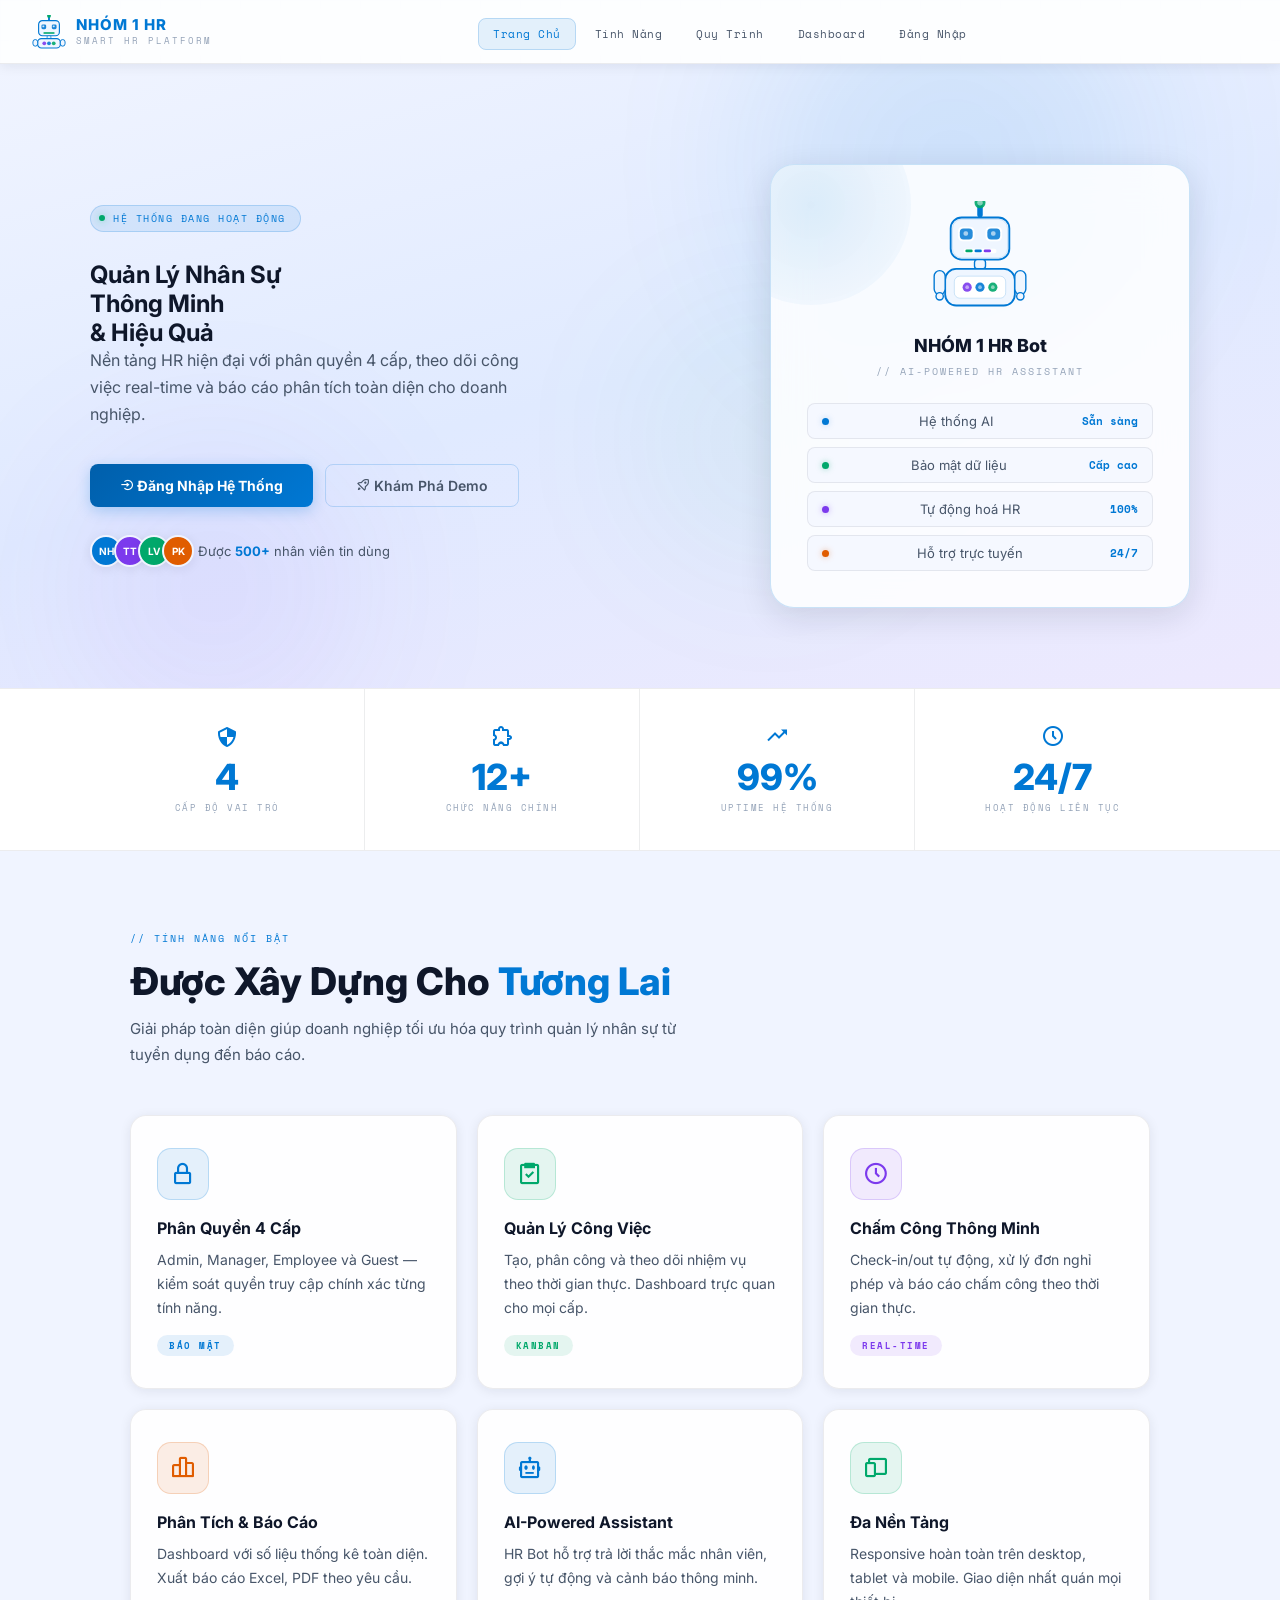
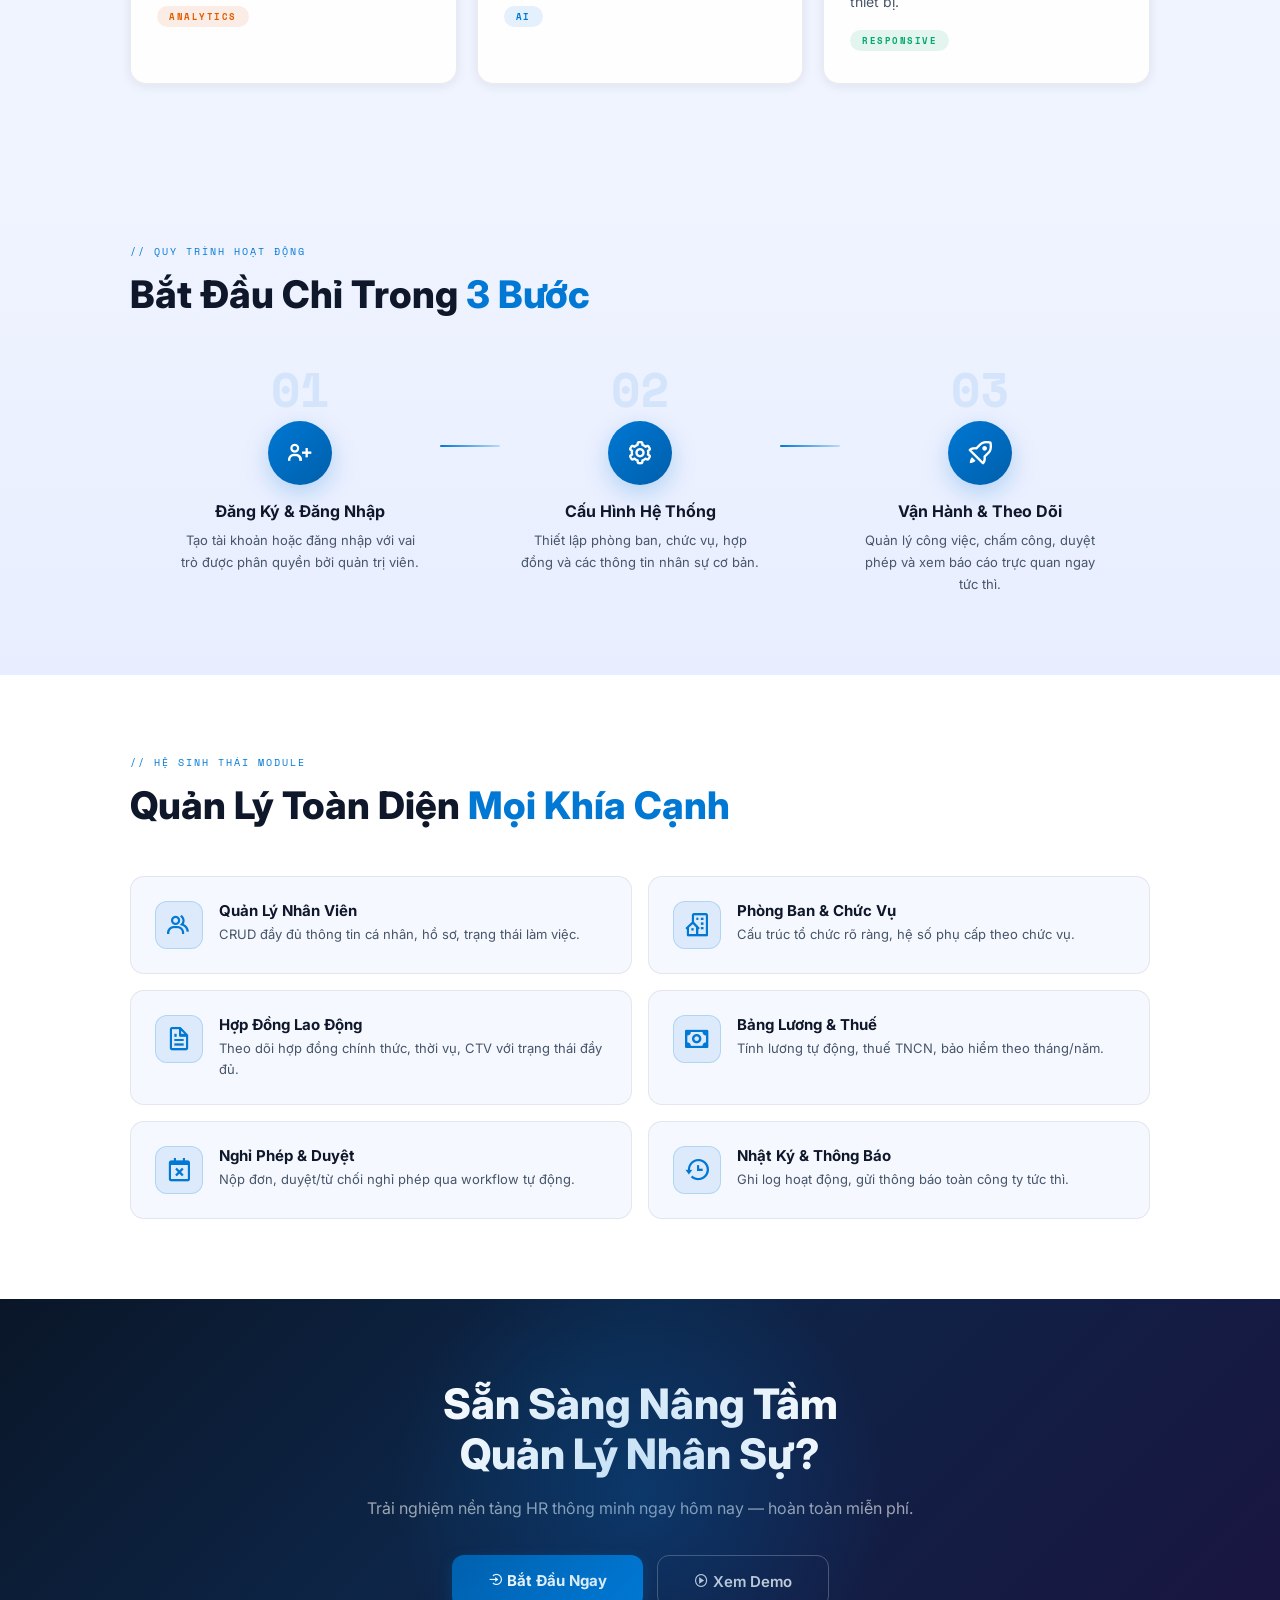
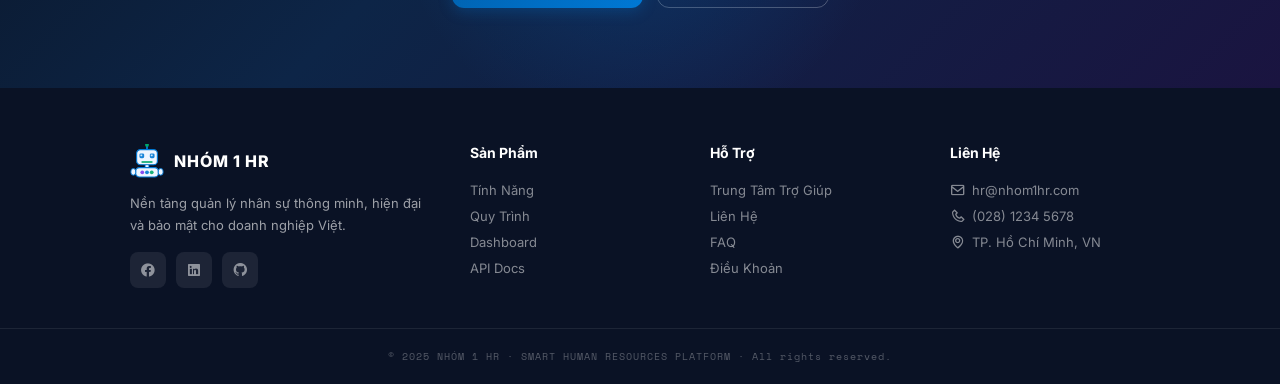
<file: frontend/index.html>
<!DOCTYPE html>
<html lang="vi">
<head>
  <meta charset="UTF-8">
  <meta name="viewport" content="width=device-width, initial-scale=1.0">
  <title>NHÓM 1 HR — Smart Human Resources Platform</title>
  <meta name="description" content="Nền tảng quản lý nhân sự thông minh với phân quyền 4 cấp, theo dõi công việc real-time và báo cáo phân tích toàn diện.">
  <link rel="preconnect" href="https://fonts.googleapis.com">
  <link href="https://fonts.googleapis.com/css2?family=Space+Mono:wght@400;700&family=Outfit:wght@400;600;700;800&family=Inter:wght@300;400;500;600;700;800&display=swap" rel="stylesheet">
  <link href='https://unpkg.com/boxicons@2.1.4/css/boxicons.min.css' rel='stylesheet'>
  <link rel="stylesheet" href="style.css">
  <link rel="prefetch" href="login.html">
  <link rel="prefetch" href="dashboard.html">
</head>
<body>

<div id="homePage" class="page active">

  <!-- ===== NAVBAR ===== -->
  <nav class="navbar">
    <div class="nav-brand" onclick="showHome()">
      <div class="robot-logo" id="homeNavRobot"></div>
      <div class="nav-brand-text">
        <div class="nav-brand-name">NHÓM 1 HR</div>
        <div class="nav-brand-sub">SMART HR PLATFORM</div>
      </div>
    </div>
    <ul class="nav-links">
      <li><a class="active-nav" href="index.html">Trang Chủ</a></li>
      <li><a href="#hp-features">Tính Năng</a></li>
      <li><a href="#hp-workflow">Quy Trình</a></li>
      <li><a href="dashboard.html" onclick="goToDash(event)">Dashboard</a></li>
      <li id="navLoginBtn2"><a href="login.html">Đăng Nhập</a></li>
    </ul>
    <div class="nav-right">
      <div class="user-chip" id="homeUserChip" style="display:none">
        <div class="u-dot"></div>
        <div>
          <div class="u-name" id="homeUserName">—</div>
          <div class="u-role" id="homeUserRole">—</div>
        </div>
      </div>
      <button class="btn-logout" id="homeLogoutBtn" style="display:none" onclick="doLogout()">Thoát</button>
    </div>
    <div class="hamburger" onclick="toggleSidebar()"><span></span><span></span><span></span></div>
  </nav>

  <!-- ===== HERO ===== -->
  <section class="hp-hero" id="hp-hero">
    <div class="hp-hero-orbs">
      <div class="hp-orb hp-orb--1"></div>
      <div class="hp-orb hp-orb--2"></div>
      <div class="hp-orb hp-orb--3"></div>
    </div>
    <div class="hp-hero-inner">
      <div class="hp-hero-left">
        <div class="hero-tag"><div class="dot"></div><span>Hệ thống đang hoạt động</span></div>
        <h1>Quản Lý Nhân Sự<br><span class="hl">Thông Minh</span><br><span class="hl2">& Hiệu Quả</span></h1>
        <p class="hero-desc">Nền tảng HR hiện đại với phân quyền 4 cấp, theo dõi công việc real-time và báo cáo phân tích toàn diện cho doanh nghiệp.</p>
        <div class="hero-btns">
          <a class="btn-cyan" href="login.html" style="text-decoration:none; display:inline-block; text-align:center;">
            <i class='bx bx-log-in-circle'></i> Đăng Nhập Hệ Thống
          </a>
          <button class="btn-ghost" onclick="enterAsGuest()">
            <i class='bx bx-rocket'></i> Khám Phá Demo
          </button>
        </div>
        <div class="hp-hero-trust">
          <div class="hp-trust-avatars">
            <div class="hp-avatar" style="background:#0078D4;">NH</div>
            <div class="hp-avatar" style="background:#7C3AED;">TT</div>
            <div class="hp-avatar" style="background:#00A86B;">LV</div>
            <div class="hp-avatar" style="background:#E05C00;">PK</div>
          </div>
          <span>Được <strong>500+</strong> nhân viên tin dùng</span>
        </div>
      </div>
      <div class="hp-hero-right">
        <div class="hp-hero-card">
          <div class="hp-hero-card-glow"></div>
          <div class="big-robot" id="heroRobotBig"></div>
          <div class="robot-card-title">NHÓM 1 HR Bot</div>
          <div class="robot-card-sub">// AI-POWERED HR ASSISTANT</div>
          <div class="status-pills">
            <div class="pill"><div class="pill-dot c"></div><span class="pill-text">Hệ thống AI</span><span class="pill-val">Sẵn sàng</span></div>
            <div class="pill"><div class="pill-dot g"></div><span class="pill-text">Bảo mật dữ liệu</span><span class="pill-val">Cấp cao</span></div>
            <div class="pill"><div class="pill-dot p"></div><span class="pill-text">Tự động hoá HR</span><span class="pill-val">100%</span></div>
            <div class="pill"><div class="pill-dot o"></div><span class="pill-text">Hỗ trợ trực tuyến</span><span class="pill-val">24/7</span></div>
          </div>
        </div>
      </div>
    </div>
  </section>

  <!-- ===== STATS ===== -->
  <section class="hp-stats">
    <div class="hp-stats-inner">
      <div class="hp-stat" data-target="4">
        <i class='bx bx-shield-quarter'></i>
        <span class="hp-stat-num">4</span>
        <span class="hp-stat-lbl">Cấp Độ Vai Trò</span>
      </div>
      <div class="hp-stat" data-target="12">
        <i class='bx bx-extension'></i>
        <span class="hp-stat-num">12+</span>
        <span class="hp-stat-lbl">Chức Năng Chính</span>
      </div>
      <div class="hp-stat" data-target="99">
        <i class='bx bx-trending-up'></i>
        <span class="hp-stat-num">99%</span>
        <span class="hp-stat-lbl">Uptime Hệ Thống</span>
      </div>
      <div class="hp-stat" data-target="24">
        <i class='bx bx-time-five'></i>
        <span class="hp-stat-num">24/7</span>
        <span class="hp-stat-lbl">Hoạt Động Liên Tục</span>
      </div>
    </div>
  </section>

  <!-- ===== FEATURES ===== -->
  <section class="hp-features" id="hp-features">
    <div class="hp-section-inner">
      <div class="sec-head">
        <span class="sec-label">// Tính Năng Nổi Bật</span>
        <div class="sec-title">Được Xây Dựng Cho <span>Tương Lai</span></div>
        <p class="sec-subtitle">Giải pháp toàn diện giúp doanh nghiệp tối ưu hóa quy trình quản lý nhân sự từ tuyển dụng đến báo cáo.</p>
      </div>
      <div class="hp-feat-grid">
        <div class="hp-feat-card">
          <div class="hp-feat-icon"><i class='bx bx-lock-alt'></i></div>
          <h3>Phân Quyền 4 Cấp</h3>
          <p>Admin, Manager, Employee và Guest — kiểm soát quyền truy cập chính xác từng tính năng.</p>
          <div class="hp-feat-tag">Bảo mật</div>
        </div>
        <div class="hp-feat-card">
          <div class="hp-feat-icon" style="background:var(--green-dim);border-color:rgba(0,168,107,.2);color:var(--green);"><i class='bx bx-task'></i></div>
          <h3>Quản Lý Công Việc</h3>
          <p>Tạo, phân công và theo dõi nhiệm vụ theo thời gian thực. Dashboard trực quan cho mọi cấp.</p>
          <div class="hp-feat-tag" style="background:var(--green-dim);color:var(--green);">Kanban</div>
        </div>
        <div class="hp-feat-card">
          <div class="hp-feat-icon" style="background:var(--purple-dim);border-color:rgba(124,58,237,.2);color:var(--purple);"><i class='bx bx-time-five'></i></div>
          <h3>Chấm Công Thông Minh</h3>
          <p>Check-in/out tự động, xử lý đơn nghỉ phép và báo cáo chấm công theo thời gian thực.</p>
          <div class="hp-feat-tag" style="background:var(--purple-dim);color:var(--purple);">Real-time</div>
        </div>
        <div class="hp-feat-card">
          <div class="hp-feat-icon" style="background:rgba(224,92,0,.1);border-color:rgba(224,92,0,.2);color:var(--orange);"><i class='bx bx-bar-chart-alt-2'></i></div>
          <h3>Phân Tích & Báo Cáo</h3>
          <p>Dashboard với số liệu thống kê toàn diện. Xuất báo cáo Excel, PDF theo yêu cầu.</p>
          <div class="hp-feat-tag" style="background:rgba(224,92,0,.1);color:var(--orange);">Analytics</div>
        </div>
        <div class="hp-feat-card">
          <div class="hp-feat-icon"><i class='bx bx-bot'></i></div>
          <h3>AI-Powered Assistant</h3>
          <p>HR Bot hỗ trợ trả lời thắc mắc nhân viên, gợi ý tự động và cảnh báo thông minh.</p>
          <div class="hp-feat-tag">AI</div>
        </div>
        <div class="hp-feat-card">
          <div class="hp-feat-icon" style="background:var(--green-dim);border-color:rgba(0,168,107,.2);color:var(--green);"><i class='bx bx-devices'></i></div>
          <h3>Đa Nền Tảng</h3>
          <p>Responsive hoàn toàn trên desktop, tablet và mobile. Giao diện nhất quán mọi thiết bị.</p>
          <div class="hp-feat-tag" style="background:var(--green-dim);color:var(--green);">Responsive</div>
        </div>
      </div>
    </div>
  </section>

  <!-- ===== WORKFLOW ===== -->
  <section class="hp-workflow" id="hp-workflow">
    <div class="hp-section-inner">
      <div class="sec-head">
        <span class="sec-label">// Quy Trình Hoạt Động</span>
        <div class="sec-title">Bắt Đầu Chỉ Trong <span>3 Bước</span></div>
      </div>
      <div class="hp-steps">
        <div class="hp-step">
          <div class="hp-step-num">01</div>
          <div class="hp-step-icon"><i class='bx bx-user-plus'></i></div>
          <h3>Đăng Ký & Đăng Nhập</h3>
          <p>Tạo tài khoản hoặc đăng nhập với vai trò được phân quyền bởi quản trị viên.</p>
        </div>
        <div class="hp-step-line"></div>
        <div class="hp-step">
          <div class="hp-step-num">02</div>
          <div class="hp-step-icon"><i class='bx bx-cog'></i></div>
          <h3>Cấu Hình Hệ Thống</h3>
          <p>Thiết lập phòng ban, chức vụ, hợp đồng và các thông tin nhân sự cơ bản.</p>
        </div>
        <div class="hp-step-line"></div>
        <div class="hp-step">
          <div class="hp-step-num">03</div>
          <div class="hp-step-icon"><i class='bx bx-rocket'></i></div>
          <h3>Vận Hành & Theo Dõi</h3>
          <p>Quản lý công việc, chấm công, duyệt phép và xem báo cáo trực quan ngay tức thì.</p>
        </div>
      </div>
    </div>
  </section>

  <!-- ===== MODULES DETAIL ===== -->
  <section class="hp-modules">
    <div class="hp-section-inner">
      <div class="sec-head">
        <span class="sec-label">// Hệ Sinh Thái Module</span>
        <div class="sec-title">Quản Lý Toàn Diện <span>Mọi Khía Cạnh</span></div>
      </div>
      <div class="hp-mod-grid">
        <div class="hp-mod-item">
          <i class='bx bx-group'></i>
          <div>
            <h4>Quản Lý Nhân Viên</h4>
            <p>CRUD đầy đủ thông tin cá nhân, hồ sơ, trạng thái làm việc.</p>
          </div>
        </div>
        <div class="hp-mod-item">
          <i class='bx bx-building-house'></i>
          <div>
            <h4>Phòng Ban & Chức Vụ</h4>
            <p>Cấu trúc tổ chức rõ ràng, hệ số phụ cấp theo chức vụ.</p>
          </div>
        </div>
        <div class="hp-mod-item">
          <i class='bx bx-file'></i>
          <div>
            <h4>Hợp Đồng Lao Động</h4>
            <p>Theo dõi hợp đồng chính thức, thời vụ, CTV với trạng thái đầy đủ.</p>
          </div>
        </div>
        <div class="hp-mod-item">
          <i class='bx bx-money'></i>
          <div>
            <h4>Bảng Lương & Thuế</h4>
            <p>Tính lương tự động, thuế TNCN, bảo hiểm theo tháng/năm.</p>
          </div>
        </div>
        <div class="hp-mod-item">
          <i class='bx bx-calendar-x'></i>
          <div>
            <h4>Nghỉ Phép & Duyệt</h4>
            <p>Nộp đơn, duyệt/từ chối nghỉ phép qua workflow tự động.</p>
          </div>
        </div>
        <div class="hp-mod-item">
          <i class='bx bx-history'></i>
          <div>
            <h4>Nhật Ký & Thông Báo</h4>
            <p>Ghi log hoạt động, gửi thông báo toàn công ty tức thì.</p>
          </div>
        </div>
      </div>
    </div>
  </section>

  <!-- ===== CTA ===== -->
  <section class="hp-cta">
    <div class="hp-cta-inner">
      <div class="hp-cta-bg-orb"></div>
      <h2>Sẵn Sàng Nâng Tầm<br>Quản Lý Nhân Sự?</h2>
      <p>Trải nghiệm nền tảng HR thông minh ngay hôm nay — hoàn toàn miễn phí.</p>
      <div class="hp-cta-btns">
        <a class="btn-cyan btn-lg" href="login.html" style="text-decoration:none;display:inline-block;">
          <i class='bx bx-log-in-circle'></i> Bắt Đầu Ngay
        </a>
        <button class="btn-ghost btn-lg" onclick="enterAsGuest()">
          <i class='bx bx-play-circle'></i> Xem Demo
        </button>
      </div>
    </div>
  </section>

  <!-- ===== FOOTER ===== -->
  <footer class="hp-footer">
    <div class="hp-footer-inner">
      <div class="hp-footer-col hp-footer-brand-col">
        <div class="hp-footer-logo">
          <div class="robot-logo" id="footerRobot"></div>
          <span>NHÓM 1 HR</span>
        </div>
        <p>Nền tảng quản lý nhân sự thông minh, hiện đại và bảo mật cho doanh nghiệp Việt.</p>
        <div class="hp-footer-socials">
          <a href="#"><i class='bx bxl-facebook-circle'></i></a>
          <a href="#"><i class='bx bxl-linkedin-square'></i></a>
          <a href="#"><i class='bx bxl-github'></i></a>
        </div>
      </div>
      <div class="hp-footer-col">
        <h4>Sản Phẩm</h4>
        <a href="#hp-features">Tính Năng</a>
        <a href="#hp-workflow">Quy Trình</a>
        <a href="dashboard.html">Dashboard</a>
        <a href="#">API Docs</a>
      </div>
      <div class="hp-footer-col">
        <h4>Hỗ Trợ</h4>
        <a href="#">Trung Tâm Trợ Giúp</a>
        <a href="#">Liên Hệ</a>
        <a href="#">FAQ</a>
        <a href="#">Điều Khoản</a>
      </div>
      <div class="hp-footer-col">
        <h4>Liên Hệ</h4>
        <a href="mailto:hr@nhom1hr.com"><i class='bx bx-envelope'></i> hr@nhom1hr.com</a>
        <a href="#"><i class='bx bx-phone'></i> (028) 1234 5678</a>
        <a href="#"><i class='bx bx-map'></i> TP. Hồ Chí Minh, VN</a>
      </div>
    </div>
    <div class="hp-footer-bottom">
      <p>© 2025 NHÓM 1 HR · SMART HUMAN RESOURCES PLATFORM · All rights reserved.</p>
    </div>
  </footer>

</div>

<script src="app.js"></script>

<!-- Smooth scroll for anchor links -->
<script>
document.querySelectorAll('a[href^="#"]').forEach(function(a){
  a.addEventListener('click',function(e){
    var target=document.querySelector(this.getAttribute('href'));
    if(target){e.preventDefault();target.scrollIntoView({behavior:'smooth',block:'start'});}
  });
});

// Intersection Observer for scroll animations
var observer=new IntersectionObserver(function(entries){
  entries.forEach(function(entry){
    if(entry.isIntersecting){entry.target.classList.add('hp-visible');observer.unobserve(entry.target);}
  });
},{threshold:0.15});
document.querySelectorAll('.hp-feat-card,.hp-step,.hp-mod-item,.hp-stat').forEach(function(el){observer.observe(el);});
</script>

<!-- DUMMY LINKS FOR BUNDLERS -->
<div style="display:none;">
  <a href="index.html" id="link-home">Home</a>
  <a href="login.html" id="link-login">Login</a>
  <a href="dashboard.html" id="link-dash">Dashboard</a>
</div>

</body>
</html>
</file>
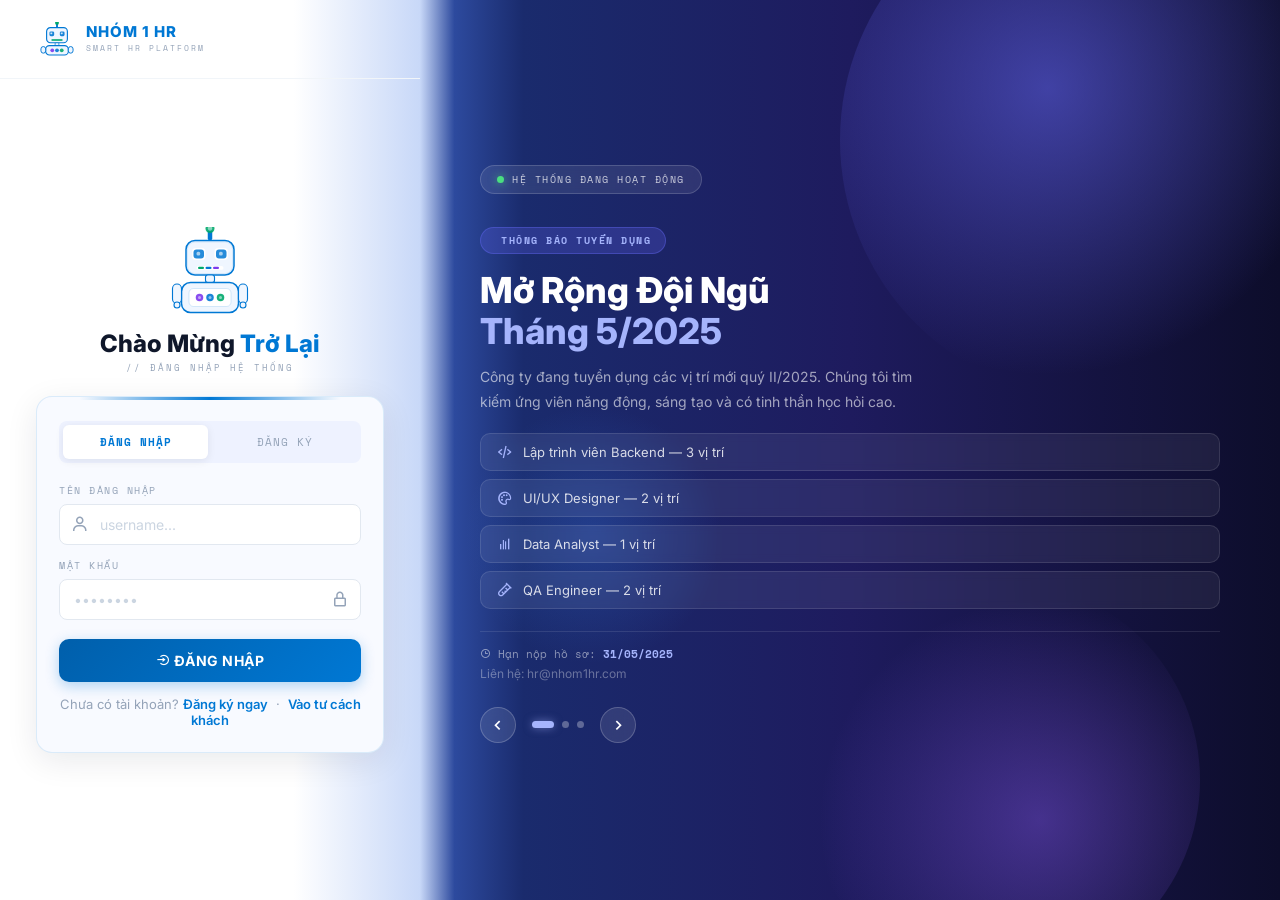
<file: frontend/dashboard.html>
<!DOCTYPE html>
<html lang="vi">
<head>
  <meta charset="UTF-8">
  <meta name="viewport" content="width=device-width, initial-scale=1.0">
  <title>Dashboard - NHÓM 1 HR</title>
  <link rel="preconnect" href="https://fonts.googleapis.com">
  <link href="https://fonts.googleapis.com/css2?family=Space+Mono:wght@400;700&family=Outfit:wght@400;600;700;800&family=Inter:wght@300;400;500;600&display=swap" rel="stylesheet">
  <link href='https://unpkg.com/boxicons@2.1.4/css/boxicons.min.css' rel='stylesheet'>
  <link rel="stylesheet" href="style.css">
  <link rel="prefetch" href="index.html">
  <link rel="prefetch" href="login.html">
</head>
<body>

<div id="dashboardPage" class="page active">
  <nav class="navbar">
    <div class="nav-brand">
      <a href="index.html" style="text-decoration:none; display:flex; align-items:center; gap:10px; color:inherit;">
        <div class="robot-logo" id="dashNavRobot"></div>
        <div class="nav-brand-text">
          <div class="nav-brand-name">NHÓM 1 HR</div>
          <div class="nav-brand-sub" id="dashRoleSub">DASHBOARD</div>
        </div>
      </a>
    </div>
    <ul class="nav-links">
      <li><a href="index.html">Trang Chủ</a></li>
      <li><a class="active-nav" href="dashboard.html">Dashboard</a></li>
    </ul>
    <div class="nav-right">
      <div class="user-chip">
        <div class="u-dot"></div>
        <div>
          <div class="u-name" id="dashUserName">—</div>
          <div class="u-role" id="dashUserRole">—</div>
        </div>
      </div>
      <button class="btn-logout" onclick="doLogout()">Thoát</button>
    </div>
    <div class="hamburger" onclick="toggleSidebar()"><span></span><span></span><span></span></div>
  </nav>

  <div class="dash-layout">
    <aside class="sidebar" id="mainSidebar">
      <div id="sidebarContent"></div>
    </aside>
    <main class="main-area">
      <!-- Section 1: Tổng Quan (Dashboard) -->
      <div id="dashOverview">
        <div class="dash-header">
          <span class="dash-eyebrow" id="dashEyebrow">// Bảng Điều Khiển</span>
          <div class="dash-title" id="dashTitle">Quyền Truy Cập <span>Của Bạn</span></div>
        </div>
        <div id="roleCardsContainer" class="role-grid"></div>
        <div class="divider"></div>
        <div style="margin-bottom:16px;"><span class="sec-label">// Truy Cập Nhanh</span></div>
        <div id="quickGrid" class="quick-grid"></div>
      </div>

      <!-- Section 2: Quản Lý Nhân Sự -->
      <div id="employeeSection" style="display:none;">
        <div class="dash-header" style="display:flex; justify-content:space-between; align-items:flex-end; flex-wrap:wrap; gap:16px;">
          <div>
            <span class="dash-eyebrow">// Dữ Liệu</span>
            <div class="dash-title">Quản Lý <span>Nhân Viên</span></div>
          </div>
          <button class="btn-primary" style="width:auto; padding:12px 24px;" onclick="openEmpModal()"><i class='bx bx-plus'></i> Thêm Nhân Viên</button>
        </div>
        <div class="table-container">
          <table class="emp-table">
            <thead><tr><th>Mã NV</th><th>Họ Tên</th><th>Ngày Sinh</th><th>Phòng Ban</th><th>Chức Vụ</th><th>Email</th><th>SĐT</th><th>Thao Tác</th></tr></thead>
            <tbody id="empTableBody"></tbody>
          </table>
        </div>
      </div>

      <!-- Section 3: Quản Lý Phòng Ban -->
      <div id="deptSection" style="display:none;">
        <div class="dash-header" style="display:flex; justify-content:space-between; align-items:flex-end; flex-wrap:wrap; gap:16px;">
          <div>
            <span class="dash-eyebrow">// Cơ Cấu Tổ Chức</span>
            <div class="dash-title">Quản Lý <span>Phòng Ban</span></div>
          </div>
          <button class="btn-primary" style="width:auto; padding:12px 24px;" onclick="openDeptModal()"><i class='bx bx-plus'></i> Thêm Phòng Ban</button>
        </div>
        <div class="table-container">
          <table class="emp-table">
            <thead><tr><th>Mã PB</th><th>Tên Phòng Ban</th><th>Trưởng Phòng</th><th>Mô Tả</th><th>Số NV</th><th>Thao Tác</th></tr></thead>
            <tbody id="deptTableBody"></tbody>
          </table>
        </div>
      </div>

      <!-- Section 4: Quản Lý Chức Vụ -->
      <div id="posSection" style="display:none;">
        <div class="dash-header" style="display:flex; justify-content:space-between; align-items:flex-end; flex-wrap:wrap; gap:16px;">
          <div>
            <span class="dash-eyebrow">// Phân Cấp</span>
            <div class="dash-title">Quản Lý <span>Chức Vụ</span></div>
          </div>
          <button class="btn-primary" style="width:auto; padding:12px 24px;" onclick="openPosModal()"><i class='bx bx-plus'></i> Thêm Chức Vụ</button>
        </div>
        <div class="table-container">
          <table class="emp-table">
            <thead><tr><th>Mã CV</th><th>Tên Chức Vụ</th><th>Hệ Số Phụ Cấp</th><th>Mô Tả</th><th>Số NV</th><th>Thao Tác</th></tr></thead>
            <tbody id="posTableBody"></tbody>
          </table>
        </div>
      </div>

      <!-- Section 5: Hợp Đồng -->
      <div id="contractSection" style="display:none;">
        <div class="dash-header" style="display:flex; justify-content:space-between; align-items:flex-end; flex-wrap:wrap; gap:16px;">
          <div>
            <span class="dash-eyebrow">// Pháp Lý</span>
            <div class="dash-title">Quản Lý <span>Hợp Đồng</span></div>
          </div>
          <button class="btn-primary" style="width:auto; padding:12px 24px;" onclick="openContractModal()"><i class='bx bx-plus'></i> Thêm Hợp Đồng</button>
        </div>
        <div class="table-container">
          <table class="emp-table">
            <thead><tr><th>Số HĐ</th><th>Nhân Viên</th><th>Loại HĐ</th><th>Ngày Ký</th><th>Ngày HH</th><th>Lương CB</th><th>Trạng Thái</th><th>Thao Tác</th></tr></thead>
            <tbody id="contractTableBody"></tbody>
          </table>
        </div>
      </div>

      <!-- Section 6: Bảng Lương -->
      <div id="salarySection" style="display:none;">
        <div class="dash-header" style="display:flex; justify-content:space-between; align-items:flex-end; flex-wrap:wrap; gap:16px;">
          <div>
            <span class="dash-eyebrow">// Tài Chính</span>
            <div class="dash-title">Bảng <span>Lương</span></div>
          </div>
          <div style="display:flex;gap:10px;align-items:center;">
            <select id="salaryMonthFilter" onchange="renderSalary()" style="padding:10px 14px;border-radius:8px;border:1.5px solid var(--border2);font-size:14px;background:var(--panel);color:var(--text);">
              <option value="2025-01">Tháng 1/2025</option><option value="2025-02">Tháng 2/2025</option>
              <option value="2025-03">Tháng 3/2025</option><option value="2025-04" selected>Tháng 4/2025</option>
            </select>
            <button class="btn-primary" style="width:auto; padding:12px 24px;" onclick="openSalaryModal()"><i class='bx bx-plus'></i> Thêm Bảng Lương</button>
          </div>
        </div>
        <div class="table-container">
          <table class="emp-table">
            <thead><tr><th>Mã Lương</th><th>Nhân Viên</th><th>Tháng/Năm</th><th>Lương Thực Nhận</th><th>Thuế TNCN</th><th>Bảo Hiểm</th><th>Thao Tác</th></tr></thead>
            <tbody id="salaryTableBody"></tbody>
          </table>
        </div>
      </div>

      <!-- Section 7: Công Việc (Tasks) -->
      <div id="taskSection" style="display:none;">
        <div class="dash-header" style="display:flex; justify-content:space-between; align-items:flex-end; flex-wrap:wrap; gap:16px;">
          <div>
            <span class="dash-eyebrow">// Quản Lý Dự Án</span>
            <div class="dash-title">Quản Lý <span>Công Việc</span></div>
          </div>
          <button class="btn-primary" style="width:auto; padding:12px 24px;" onclick="openTaskModal()"><i class='bx bx-plus'></i> Tạo Công Việc</button>
        </div>
        <div class="task-kanban" id="taskKanban"></div>
      </div>

      <!-- Section 8: Nghỉ Phép -->
      <div id="leaveSection" style="display:none;">
        <div class="dash-header" style="display:flex; justify-content:space-between; align-items:flex-end; flex-wrap:wrap; gap:16px;">
          <div>
            <span class="dash-eyebrow">// Nhân Sự</span>
            <div class="dash-title">Quản Lý <span>Nghỉ Phép</span></div>
          </div>
          <button class="btn-primary" style="width:auto; padding:12px 24px;" onclick="openLeaveModal()"><i class='bx bx-plus'></i> Tạo Đơn Nghỉ Phép</button>
        </div>
        <div class="table-container">
          <table class="emp-table">
            <thead><tr><th>Mã Đơn</th><th>Nhân Viên</th><th>Loại Nghỉ</th><th>Từ Ngày</th><th>Đến Ngày</th><th>Lý Do</th><th>Trạng Thái</th><th>Thao Tác</th></tr></thead>
            <tbody id="leaveTableBody"></tbody>
          </table>
        </div>
      </div>

      <!-- Section 9: Chấm Công -->
      <div id="attendanceSection" style="display:none;">
        <div class="dash-header" style="display:flex; justify-content:space-between; align-items:flex-end; flex-wrap:wrap; gap:16px;">
          <div>
            <span class="dash-eyebrow">// Chấm Công</span>
            <div class="dash-title">Quản Lý <span>Chấm Công</span></div>
          </div>
          <div style="display:flex;gap:10px;">
            <button class="btn-primary" style="width:auto; padding:12px 24px; background:linear-gradient(135deg,#00A86B,#00C07B);" onclick="doCheckin()"><i class='bx bx-log-in-circle'></i> CHECK IN</button>
            <button class="btn-primary" style="width:auto; padding:12px 24px; background:linear-gradient(135deg,#E05C00,#FF7A2E);" onclick="doCheckout()"><i class='bx bx-log-out-circle'></i> CHECK OUT</button>
          </div>
        </div>
        <div id="attendanceToday" style="margin-bottom:20px;"></div>
        <div class="table-container">
          <table class="emp-table">
            <thead><tr><th>Ngày</th><th>Nhân Viên</th><th>Check In</th><th>Check Out</th><th>Tổng Giờ</th><th>Trạng Thái</th></tr></thead>
            <tbody id="attendanceTableBody"></tbody>
          </table>
        </div>
      </div>

      <!-- Section 10: Báo Cáo & Thống Kê -->
      <div id="reportSection" style="display:none;">
        <div class="dash-header">
          <span class="dash-eyebrow">// Phân Tích</span>
          <div class="dash-title">Báo Cáo & <span>Thống Kê</span></div>
        </div>
        <div id="reportStats" class="report-stats-grid"></div>
        <div id="reportCharts" style="margin-top:24px;"></div>
      </div>

      <!-- Section 11: Nhật Ký & Thông Báo -->
      <div id="logSection" style="display:none;">
        <div class="dash-header" style="display:flex; justify-content:space-between; align-items:flex-end; flex-wrap:wrap; gap:16px;">
          <div>
            <span class="dash-eyebrow">// Hệ Thống</span>
            <div class="dash-title">Nhật Ký & <span>Thông Báo</span></div>
          </div>
          <button class="btn-primary" style="width:auto; padding:12px 24px;" onclick="openNotifyModal()"><i class='bx bx-bell'></i> Gửi Thông Báo</button>
        </div>
        <div id="notifyList" style="margin-bottom:24px;"></div>
        <div class="table-container">
          <table class="emp-table">
            <thead><tr><th>Thời Gian</th><th>Người Dùng</th><th>Hành Động</th><th>Chi Tiết</th></tr></thead>
            <tbody id="logTableBody"></tbody>
          </table>
        </div>
      </div>

    </main>
  </div>
</div>

<!-- Modal Nhân Viên -->
<div id="empModal" class="modal-overlay">
  <div class="modal-content" style="max-width:560px;">
    <div class="modal-header">
      <h3 id="empModalTitle">Thêm Nhân Viên Mới</h3>
      <button class="close-btn" onclick="closeEmpModal()"><i class='bx bx-x'></i></button>
    </div>
    <div class="modal-body">
      <input type="hidden" id="empId">
      <div style="display:grid;grid-template-columns:1fr 1fr;gap:14px;">
        <div class="fgroup"><label>Họ Tên</label><input type="text" id="empName" placeholder="Nguyễn Văn A..."></div>
        <div class="fgroup"><label>Ngày Sinh</label><input type="date" id="empDob"></div>
        <div class="fgroup"><label>Giới Tính</label><select id="empGender"><option value="Nam">Nam</option><option value="Nữ">Nữ</option><option value="Khác">Khác</option></select></div>
        <div class="fgroup"><label>Số ĐT</label><input type="text" id="empPhone" placeholder="0901234567"></div>
        <div class="fgroup"><label>Email</label><input type="email" id="empEmail" placeholder="email@company.com"></div>
        <div class="fgroup"><label>Địa Chỉ</label><input type="text" id="empAddress" placeholder="Địa chỉ..."></div>
        <div class="fgroup"><label>Phòng Ban</label><select id="empDept"><option value="PB001">Công Nghệ Thông Tin</option><option value="PB002">Nhân Sự</option><option value="PB003">Marketing</option><option value="PB004">Kinh Doanh</option></select></div>
        <div class="fgroup"><label>Chức Vụ</label><select id="empPos"><option value="CV001">Nhân Viên</option><option value="CV002">Trưởng Nhóm</option><option value="CV003">Trưởng Phòng</option><option value="CV004">Giám Đốc</option></select></div>
        <div class="fgroup" style="grid-column:1/-1;"><label>Trạng Thái</label><select id="empStatus"><option value="active">Đang làm việc</option><option value="inactive">Đã nghỉ việc</option><option value="probation">Thử Việc</option></select></div>
      </div>
    </div>
    <div class="modal-footer">
      <button class="btn-ghost" onclick="closeEmpModal()">Hủy</button>
      <button class="btn-primary" style="width:auto;" onclick="saveEmployee()"><i class='bx bx-save'></i> Lưu</button>
    </div>
  </div>
</div>

<!-- Modal Phòng Ban -->
<div id="deptModal" class="modal-overlay">
  <div class="modal-content" style="max-width:480px;">
    <div class="modal-header">
      <h3 id="deptModalTitle">Thêm Phòng Ban</h3>
      <button class="close-btn" onclick="closeDeptModal()"><i class='bx bx-x'></i></button>
    </div>
    <div class="modal-body">
      <input type="hidden" id="deptId">
      <div class="fgroup"><label>Tên Phòng Ban</label><input type="text" id="deptName" placeholder="VD: Phòng Kỹ Thuật..."></div>
      <div class="fgroup"><label>Mã Trưởng Phòng</label><input type="text" id="deptHead" placeholder="VD: NV001"></div>
      <div class="fgroup"><label>Mô Tả</label><textarea id="deptDesc" rows="3" style="width:100%;padding:11px 14px;border-radius:8px;border:1.5px solid var(--border2);font-family:Inter,sans-serif;font-size:14px;resize:vertical;color:var(--text);background:var(--panel);" placeholder="Mô tả phòng ban..."></textarea></div>
    </div>
    <div class="modal-footer">
      <button class="btn-ghost" onclick="closeDeptModal()">Hủy</button>
      <button class="btn-primary" style="width:auto;" onclick="saveDept()"><i class='bx bx-save'></i> Lưu</button>
    </div>
  </div>
</div>

<!-- Modal Chức Vụ -->
<div id="posModal" class="modal-overlay">
  <div class="modal-content" style="max-width:480px;">
    <div class="modal-header">
      <h3 id="posModalTitle">Thêm Chức Vụ</h3>
      <button class="close-btn" onclick="closePosModal()"><i class='bx bx-x'></i></button>
    </div>
    <div class="modal-body">
      <input type="hidden" id="posId">
      <div class="fgroup"><label>Tên Chức Vụ</label><input type="text" id="posName" placeholder="VD: Trưởng Phòng..."></div>
      <div class="fgroup"><label>Hệ Số Phụ Cấp</label><input type="number" id="posCoeff" step="0.1" min="1" placeholder="VD: 1.5"></div>
      <div class="fgroup"><label>Mô Tả</label><textarea id="posDesc" rows="3" style="width:100%;padding:11px 14px;border-radius:8px;border:1.5px solid var(--border2);font-family:Inter,sans-serif;font-size:14px;resize:vertical;color:var(--text);background:var(--panel);" placeholder="Mô tả chức vụ..."></textarea></div>
    </div>
    <div class="modal-footer">
      <button class="btn-ghost" onclick="closePosModal()">Hủy</button>
      <button class="btn-primary" style="width:auto;" onclick="savePos()"><i class='bx bx-save'></i> Lưu</button>
    </div>
  </div>
</div>

<!-- Modal Hợp Đồng -->
<div id="contractModal" class="modal-overlay">
  <div class="modal-content" style="max-width:560px;">
    <div class="modal-header">
      <h3 id="contractModalTitle">Thêm Hợp Đồng</h3>
      <button class="close-btn" onclick="closeContractModal()"><i class='bx bx-x'></i></button>
    </div>
    <div class="modal-body">
      <input type="hidden" id="contractId">
      <div style="display:grid;grid-template-columns:1fr 1fr;gap:14px;">
        <div class="fgroup"><label>Mã Nhân Viên</label><input type="text" id="contractEmp" placeholder="VD: NV001"></div>
        <div class="fgroup"><label>Loại Hợp Đồng</label><select id="contractType"><option value="Chính thức">Chính Thức</option><option value="Thời vụ">Thời Vụ</option><option value="Thử việc">Thử Việc</option><option value="CTV">Cộng Tác Viên</option></select></div>
        <div class="fgroup"><label>Ngày Ký</label><input type="date" id="contractStart"></div>
        <div class="fgroup"><label>Ngày Hết Hạn</label><input type="date" id="contractEnd"></div>
        <div class="fgroup"><label>Lương Cơ Bản (VNĐ)</label><input type="number" id="contractSalary" placeholder="VD: 15000000"></div>
        <div class="fgroup"><label>Trạng Thái</label><select id="contractStatus"><option value="Còn hiệu lực">Còn Hiệu Lực</option><option value="Hết hạn">Hết Hạn</option><option value="Đã hủy">Đã Hủy</option></select></div>
      </div>
    </div>
    <div class="modal-footer">
      <button class="btn-ghost" onclick="closeContractModal()">Hủy</button>
      <button class="btn-primary" style="width:auto;" onclick="saveContract()"><i class='bx bx-save'></i> Lưu</button>
    </div>
  </div>
</div>

<!-- Modal Bảng Lương -->
<div id="salaryModal" class="modal-overlay">
  <div class="modal-content" style="max-width:520px;">
    <div class="modal-header">
      <h3 id="salaryModalTitle">Thêm Bảng Lương</h3>
      <button class="close-btn" onclick="closeSalaryModal()"><i class='bx bx-x'></i></button>
    </div>
    <div class="modal-body">
      <input type="hidden" id="salaryId">
      <div style="display:grid;grid-template-columns:1fr 1fr;gap:14px;">
        <div class="fgroup"><label>Mã Nhân Viên</label><input type="text" id="salaryEmp" placeholder="VD: NV001"></div>
        <div class="fgroup"><label>Tháng/Năm</label><input type="month" id="salaryMonth"></div>
        <div class="fgroup"><label>Lương Thực Nhận (VNĐ)</label><input type="number" id="salaryAmount" placeholder="VD: 18000000"></div>
        <div class="fgroup"><label>Thuế TNCN (VNĐ)</label><input type="number" id="salaryTax" placeholder="VD: 1200000"></div>
        <div class="fgroup" style="grid-column:1/-1;"><label>Bảo Hiểm (VNĐ)</label><input type="number" id="salaryInsurance" placeholder="VD: 800000"></div>
      </div>
    </div>
    <div class="modal-footer">
      <button class="btn-ghost" onclick="closeSalaryModal()">Hủy</button>
      <button class="btn-primary" style="width:auto;" onclick="saveSalary()"><i class='bx bx-save'></i> Lưu</button>
    </div>
  </div>
</div>

<!-- Modal Công Việc -->
<div id="taskModal" class="modal-overlay">
  <div class="modal-content" style="max-width:560px;">
    <div class="modal-header">
      <h3 id="taskModalTitle">Tạo Công Việc Mới</h3>
      <button class="close-btn" onclick="closeTaskModal()"><i class='bx bx-x'></i></button>
    </div>
    <div class="modal-body">
      <input type="hidden" id="taskId">
      <div class="fgroup"><label>Tên Công Việc</label><input type="text" id="taskName" placeholder="VD: Thiết kế UI Dashboard..."></div>
      <div class="fgroup"><label>Mô Tả</label><textarea id="taskDesc" rows="3" style="width:100%;padding:11px 14px;border-radius:8px;border:1.5px solid var(--border2);font-family:Inter,sans-serif;font-size:14px;resize:vertical;color:var(--text);background:var(--panel);" placeholder="Mô tả chi tiết công việc..."></textarea></div>
      <div style="display:grid;grid-template-columns:1fr 1fr;gap:14px;">
        <div class="fgroup"><label>Ngày Bắt Đầu</label><input type="date" id="taskStart"></div>
        <div class="fgroup"><label>Ngày Kết Thúc</label><input type="date" id="taskEnd"></div>
        <div class="fgroup"><label>Mức Độ Ưu Tiên</label><select id="taskPriority"><option value="Thấp">Thấp</option><option value="Trung bình" selected>Trung Bình</option><option value="Cao">Cao</option><option value="Khẩn cấp">Khẩn Cấp</option></select></div>
        <div class="fgroup"><label>Trạng Thái</label><select id="taskStatus"><option value="Chờ xử lý">Chờ Xử Lý</option><option value="Đang thực hiện">Đang Thực Hiện</option><option value="Hoàn thành">Hoàn Thành</option></select></div>
        <div class="fgroup" style="grid-column:1/-1;"><label>Giao Cho (Mã NV)</label><input type="text" id="taskAssign" placeholder="VD: NV001, NV002"></div>
      </div>
    </div>
    <div class="modal-footer">
      <button class="btn-ghost" onclick="closeTaskModal()">Hủy</button>
      <button class="btn-primary" style="width:auto;" onclick="saveTask()"><i class='bx bx-save'></i> Lưu</button>
    </div>
  </div>
</div>

<!-- Modal Nghỉ Phép -->
<div id="leaveModal" class="modal-overlay">
  <div class="modal-content" style="max-width:520px;">
    <div class="modal-header">
      <h3 id="leaveModalTitle">Tạo Đơn Nghỉ Phép</h3>
      <button class="close-btn" onclick="closeLeaveModal()"><i class='bx bx-x'></i></button>
    </div>
    <div class="modal-body">
      <input type="hidden" id="leaveId">
      <div style="display:grid;grid-template-columns:1fr 1fr;gap:14px;">
        <div class="fgroup"><label>Mã Nhân Viên</label><input type="text" id="leaveEmp" placeholder="VD: NV001"></div>
        <div class="fgroup"><label>Loại Nghỉ</label><select id="leaveType"><option value="Nghỉ phép năm">Nghỉ Phép Năm</option><option value="Nghỉ ốm">Nghỉ Ốm</option><option value="Nghỉ thai sản">Nghỉ Thai Sản</option><option value="Nghỉ không lương">Nghỉ Không Lương</option></select></div>
        <div class="fgroup"><label>Từ Ngày</label><input type="date" id="leaveFrom"></div>
        <div class="fgroup"><label>Đến Ngày</label><input type="date" id="leaveTo"></div>
        <div class="fgroup" style="grid-column:1/-1;"><label>Lý Do</label><textarea id="leaveReason" rows="3" style="width:100%;padding:11px 14px;border-radius:8px;border:1.5px solid var(--border2);font-family:Inter,sans-serif;font-size:14px;resize:vertical;color:var(--text);background:var(--panel);" placeholder="Lý do xin nghỉ..."></textarea></div>
      </div>
    </div>
    <div class="modal-footer">
      <button class="btn-ghost" onclick="closeLeaveModal()">Hủy</button>
      <button class="btn-primary" style="width:auto;" onclick="saveLeave()"><i class='bx bx-save'></i> Nộp Đơn</button>
    </div>
  </div>
</div>

<!-- Modal Gửi Thông Báo -->
<div id="notifyModal" class="modal-overlay">
  <div class="modal-content" style="max-width:520px;">
    <div class="modal-header">
      <h3>Gửi Thông Báo Toàn Công Ty</h3>
      <button class="close-btn" onclick="closeNotifyModal()"><i class='bx bx-x'></i></button>
    </div>
    <div class="modal-body">
      <div class="fgroup"><label>Tiêu Đề</label><input type="text" id="notifyTitle" placeholder="Tiêu đề thông báo..."></div>
      <div class="fgroup"><label>Nội Dung</label><textarea id="notifyContent" rows="4" style="width:100%;padding:11px 14px;border-radius:8px;border:1.5px solid var(--border2);font-family:Inter,sans-serif;font-size:14px;resize:vertical;color:var(--text);background:var(--panel);" placeholder="Nội dung thông báo..."></textarea></div>
    </div>
    <div class="modal-footer">
      <button class="btn-ghost" onclick="closeNotifyModal()">Hủy</button>
      <button class="btn-primary" style="width:auto;" onclick="sendNotify()"><i class='bx bx-send'></i> Gửi</button>
    </div>
  </div>
</div>

<script src="modules.js"></script>
<script src="app.js"></script>

<!-- DUMMY LINKS FOR BUNDLERS -->
<div style="display:none;">
  <a href="index.html" id="link-home">Home</a>
  <a href="login.html" id="link-login">Login</a>
  <a href="dashboard.html" id="link-dash">Dashboard</a>
</div>

</body>
</html>
</file>
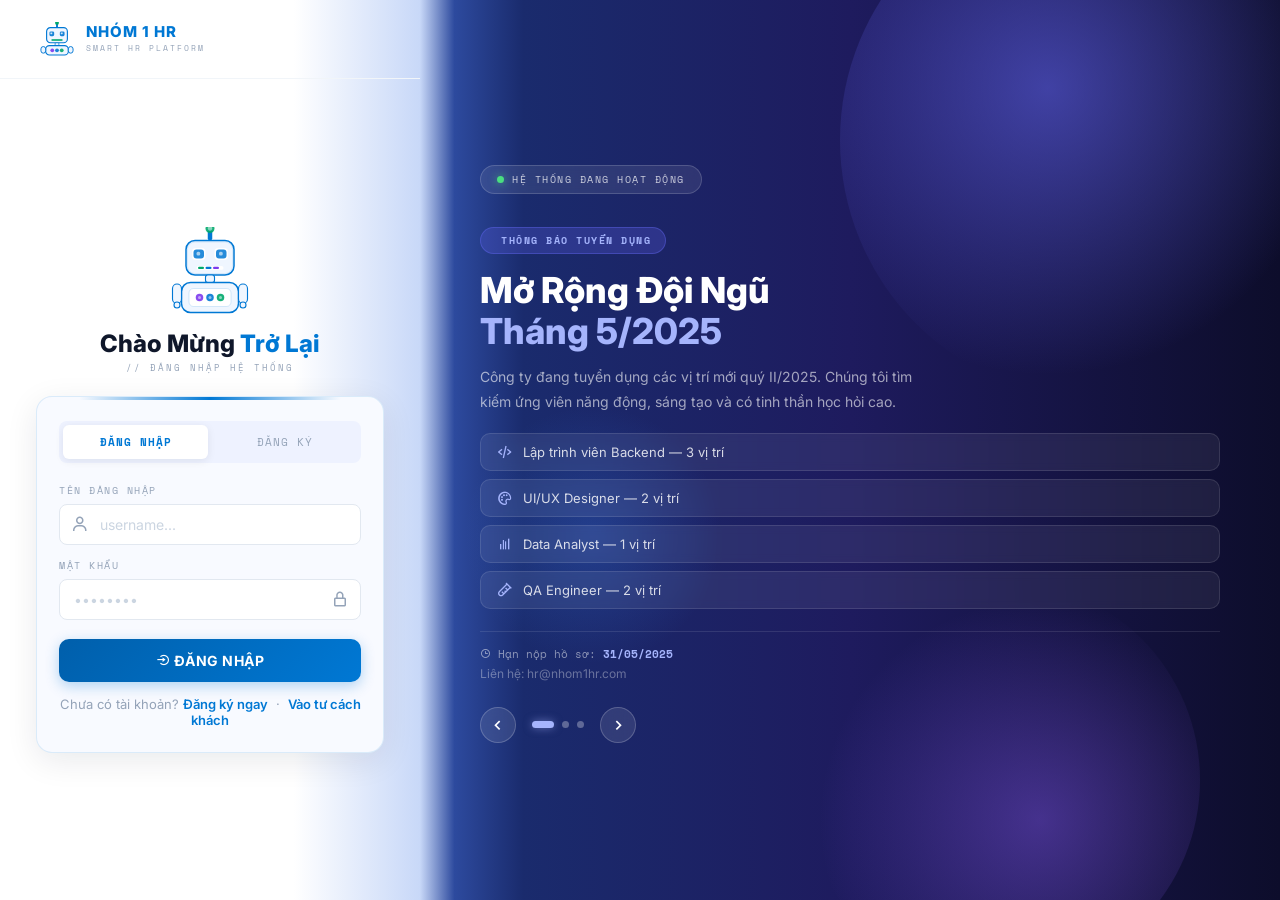
<file: frontend/login.html>
<!DOCTYPE html>
<html lang="vi">
<head>
  <meta charset="UTF-8">
  <meta name="viewport" content="width=device-width, initial-scale=1.0">
  <title>Đăng Nhập - NHÓM 1 HR</title>
  <link href="https://fonts.googleapis.com/css2?family=Inter:wght@300;400;500;600;700;800&family=Space+Mono:wght@400;700&display=swap" rel="stylesheet">
  <link href="https://unpkg.com/boxicons@2.1.4/css/boxicons.min.css" rel="stylesheet">
  <link rel="stylesheet" href="style.css">
  <style>
    *, *::before, *::after { box-sizing: border-box; }
    body { margin:0; padding:0; overflow:hidden; font-family:'Inter',sans-serif; }

    /* ── Wrapper ── */
    .lp-wrap {
      display:grid;
      grid-template-columns: 420px 1fr;
      height:100vh; width:100vw; overflow:hidden;
    }

    /* ═══ CỘT TRÁI: FORM ═══ */
    .lp-form-col {
      display:flex; flex-direction:column;
      /* Cạnh phải kết thúc ở #c8d8f8 — khớp chính xác với điểm bắt đầu của panel phải */
      background: linear-gradient(to right, #ffffff 70%, #c8d8f8 100%);
      box-shadow: none;
      z-index:2; position:relative; overflow:hidden;
    }

    .lp-logo-bar {
      padding:22px 40px; border-bottom:1px solid #f1f5f9;
      display:flex; align-items:center;
    }
    .lp-logo-bar a { display:flex; align-items:center; gap:10px; text-decoration:none; }
    .lp-logo-name { font-size:15px; font-weight:800; color:#0078D4; letter-spacing:1px; line-height:1; }
    .lp-logo-sub  { font-family:'Space Mono',monospace; font-size:8px; color:#94A3B8; letter-spacing:2px; margin-top:3px; }

    .lp-body {
      flex:1; display:flex; flex-direction:column;
      align-items:center; justify-content:center;
      padding:20px 36px; overflow-y:auto;
      /* Ẩn scrollbar */
      scrollbar-width: none;
      -ms-overflow-style: none;
    }
    .lp-body::-webkit-scrollbar { display: none; }

    .lp-robot { margin-bottom:8px; animation:float 3s ease-in-out infinite; }
    .lp-welcome { font-size:24px; font-weight:800; color:#0F172A; margin-bottom:3px; text-align:center; }
    .lp-welcome span { color:#0078D4; }
    .lp-hint { font-family:'Space Mono',monospace; font-size:9px; color:#94A3B8; letter-spacing:2px; margin-bottom:22px; text-align:center; }

    .lp-card {
      width:100%; max-width:360px;
      background:#f8faff; border:1px solid rgba(0,120,212,0.12);
      border-radius:16px; padding:24px 22px;
      box-shadow:0 8px 32px rgba(15,23,42,0.09);
      position:relative;
    }
    .lp-card::before {
      content:''; position:absolute; top:0; left:12%; right:12%; height:3px;
      background:linear-gradient(90deg,transparent,#0078D4,transparent); border-radius:3px;
    }

    .lp-tabs { display:flex; background:#eef2ff; border-radius:8px; padding:4px; gap:4px; margin-bottom:20px; }
    .lp-tab {
      flex:1; background:none; border:none; padding:9px;
      font-family:'Space Mono',monospace; font-size:11px; letter-spacing:1px;
      color:#94A3B8; cursor:pointer; border-radius:6px; transition:all .2s; text-transform:uppercase;
    }
    .lp-tab.active { background:#fff; color:#0078D4; box-shadow:0 2px 8px rgba(15,23,42,0.08); font-weight:700; }

    .lp-panel { display:none; }
    .lp-panel.active { display:block; }

    /* Input với icon */
    .input-icon-wrap { position:relative; display:flex; align-items:center; }
    .input-icon-wrap input { width:100%; }
    .input-icon {
      position:absolute; font-size:18px; color:#94A3B8;
      transition:color .2s; pointer-events:none;
    }
    .input-icon--left  { left:12px; }
    .input-icon--right { right:12px; pointer-events:auto; }
    .input-icon--right:hover { color:#0078D4; }

    .fg { margin-bottom:13px; }
    .fg label { display:block; font-family:'Space Mono',monospace; font-size:10px; letter-spacing:1.5px; color:#94A3B8; margin-bottom:6px; text-transform:uppercase; }
    .fg input, .fg select {
      width:100%; background:#fff; border:1.5px solid #e2e8f0;
      border-radius:8px; padding:11px 14px; color:#0F172A;
      font-family:'Inter',sans-serif; font-size:14px; outline:none; transition:all .2s; box-sizing:border-box;
    }
    .fg input:focus, .fg select:focus { border-color:#0078D4; box-shadow:0 0 0 3px rgba(0,120,212,0.10); }
    .fg input::placeholder { color:#CBD5E1; }

    .lp-btn {
      width:100%; background:linear-gradient(135deg,#005FAB,#0078D4);
      border:none; border-radius:10px; padding:13px;
      font-family:'Inter',sans-serif; font-size:14px; font-weight:700; letter-spacing:0.5px;
      color:#fff; cursor:pointer; transition:all .2s; margin-top:6px;
      box-shadow:0 4px 14px rgba(0,120,212,0.30);
    }
    .lp-btn:hover { transform:translateY(-2px); box-shadow:0 8px 24px rgba(0,120,212,0.35); }

    .lp-links { text-align:center; margin-top:14px; font-size:13px; color:#94A3B8; }
    .lp-links a { color:#0078D4; font-weight:600; cursor:pointer; text-decoration:none; }
    .lp-links a:hover { opacity:.75; }

    /* ═══ CỘT PHẢI: THÔNG BÁO ═══ */
    .lp-panel-col {
      flex:1; position:relative; overflow:hidden;
      /* Bắt đầu từ #c8d8f8 — khớp chính xác với cạnh phải của form */
      background: linear-gradient(to right,
        #c8d8f8  0%,
        #2d4a9e  4%,
        #1a2b6d 12%,
        #1e1b5e 50%,
        #0d0d2b 100%
      );
      display:flex; flex-direction:column;
    }
    /* Không cần ::before nữa — 2 cạnh khớp màu nhậu */

    /* Blob shapes giống ảnh */
    .blob1 {
      position:absolute; border-radius:50%;
      width:520px; height:520px;
      background:radial-gradient(circle at 40% 40%, rgba(99,102,241,0.55), transparent 65%);
      top:-120px; right:-80px; z-index:0;
    }
    .blob2 {
      position:absolute; border-radius:50%;
      width:400px; height:400px;
      background:radial-gradient(circle at 60% 60%, rgba(139,92,246,0.40), transparent 65%);
      bottom:-80px; right:80px; z-index:0;
    }
    .blob3 {
      position:absolute; border-radius:50%;
      width:260px; height:260px;
      background:radial-gradient(circle, rgba(59,130,246,0.25), transparent 70%);
      top:45%; left:5%; z-index:0;
    }

    .lp-carousel-area {
      position:relative; z-index:2; flex:1;
      display:flex; flex-direction:column; justify-content:center;
      padding:52px 60px 44px;
    }

    /* Live badge */
    .lp-badge {
      display:inline-flex; align-items:center; gap:8px; width:fit-content;
      background:rgba(255,255,255,0.09); border:1px solid rgba(255,255,255,0.16);
      border-radius:20px; padding:6px 16px; margin-bottom:30px;
      font-family:'Space Mono',monospace; font-size:10px;
      color:rgba(255,255,255,0.75); letter-spacing:1.5px; backdrop-filter:blur(8px);
    }
    .lp-badge-dot {
      width:7px; height:7px; border-radius:50%;
      background:#4ade80; box-shadow:0 0 8px rgba(74,222,128,.7);
      animation:pulse 2s infinite;
    }

    /* Carousel track */
    .lp-track-box { overflow:hidden; }
    .lp-track { display:flex; transition:transform .55s cubic-bezier(.4,0,.2,1); }
    .lp-slide { min-width:100%; box-sizing:border-box; }

    .lp-stag {
      display:inline-flex; align-items:center; gap:6px;
      font-family:'Space Mono',monospace; font-size:10px; letter-spacing:1.5px;
      text-transform:uppercase; padding:5px 14px; border-radius:20px;
      margin-bottom:16px; font-weight:700;
    }
    .tag-blue   { background:rgba(99,102,241,.25); color:#a5b4fc; border:1px solid rgba(99,102,241,.4); }
    .tag-orange { background:rgba(251,146,60,.20);  color:#fbbf24; border:1px solid rgba(251,146,60,.3); }
    .tag-green  { background:rgba(74,222,128,.15);  color:#4ade80; border:1px solid rgba(74,222,128,.3); }

    .lp-stitle { font-size:clamp(24px,2.8vw,38px); font-weight:800; color:#fff; line-height:1.15; margin-bottom:12px; }
    .lp-stitle span { color:#a5b4fc; }
    .lp-sdesc { font-size:14px; color:rgba(255,255,255,.60); line-height:1.8; margin-bottom:18px; max-width:460px; }

    .lp-slist { list-style:none; padding:0; display:flex; flex-direction:column; gap:8px; margin-bottom:22px; }
    .lp-slist li {
      font-size:13px; color:rgba(255,255,255,.82);
      padding:10px 16px; border-radius:10px; display:flex; align-items:center; gap:10px;
      background:rgba(255,255,255,.07); border:1px solid rgba(255,255,255,.11);
      backdrop-filter:blur(4px); transition:all .2s;
    }
    .lp-slist li i { color:#a5b4fc; font-size:16px; }
    .lp-slist li:hover { background:rgba(255,255,255,.13); }

    .lp-sfooter { padding-top:14px; border-top:1px solid rgba(255,255,255,.10); display:flex; flex-direction:column; gap:4px; }
    .lp-sfooter .dl { font-family:'Space Mono',monospace; font-size:11px; color:rgba(255,255,255,.50); }
    .lp-sfooter .dl strong { color:#a5b4fc; }
    .lp-sfooter .ct { font-size:12px; color:rgba(255,255,255,.35); }

    /* Controls */
    .lp-ctrl { display:flex; align-items:center; gap:16px; margin-top:26px; }
    .lp-cbtn {
      width:36px; height:36px; border-radius:50%; border:1px solid rgba(255,255,255,.20);
      background:rgba(255,255,255,.10); color:#fff; font-size:20px; cursor:pointer;
      display:flex; align-items:center; justify-content:center;
      transition:all .2s; backdrop-filter:blur(8px);
    }
    .lp-cbtn:hover { background:rgba(255,255,255,.22); transform:scale(1.08); }
    .lp-dots { display:flex; gap:8px; align-items:center; }
    .lp-dot {
      width:7px; height:7px; border-radius:50%;
      background:rgba(255,255,255,.30); border:none; cursor:pointer;
      transition:all .3s; padding:0;
    }
    .lp-dot.active { background:#a5b4fc; width:22px; border-radius:4px; box-shadow:0 0 8px rgba(165,180,252,.5); }

    /* Responsive */
    @media (max-width:860px) {
      body { overflow:auto; }
      .lp-wrap { grid-template-columns:1fr; height:auto; }
      .lp-form-col { overflow:visible; }
      .lp-panel-col { min-height:60vh; }
      .lp-body { padding:28px 20px; }
      .lp-carousel-area { padding:36px 28px 30px; }
    }
  </style>
</head>
<body>

<div class="lp-wrap">

  <!-- ═══ TRÁI: FORM ═══ -->
  <div class="lp-form-col">
    <div class="lp-logo-bar">
      <a href="index.html">
        <div class="robot-logo" id="loginNavRobot" style="margin-right:2px;"></div>
        <div>
          <div class="lp-logo-name">NHÓM 1 HR</div>
          <div class="lp-logo-sub">SMART HR PLATFORM</div>
        </div>
      </a>
    </div>

    <div class="lp-body">
      <div class="lp-robot" id="loginBigRobot"></div>
      <div class="lp-welcome">Chào Mừng <span>Trở Lại</span></div>
      <div class="lp-hint">// ĐĂNG NHẬP HỆ THỐNG</div>

      <div class="lp-card">
        <div class="lp-tabs">
          <button class="lp-tab active" id="tabLogin" onclick="lpTab('login')">Đăng Nhập</button>
          <button class="lp-tab" id="tabReg" onclick="lpTab('register')">Đăng Ký</button>
        </div>

        <!-- Đăng nhập -->
        <div id="lpLoginPanel" class="lp-panel active">
          <div class="fg">
            <label>Tên đăng nhập</label>
            <div class="input-icon-wrap">
              <i class="bx bx-user input-icon input-icon--left"></i>
              <input type="text" id="loginUsername" placeholder="username..." style="padding-left:40px;">
            </div>
          </div>
          <div class="fg">
            <label>Mật khẩu</label>
            <div class="input-icon-wrap">
              <input type="password" id="loginPassword" placeholder="••••••••" style="padding-right:40px;">
              <i class="bx bx-lock-alt input-icon input-icon--right" id="togglePwd" onclick="togglePassword()" style="cursor:pointer;"></i>
            </div>
          </div>
          <button class="lp-btn" onclick="doLogin()"><i class="bx bx-log-in-circle"></i> ĐĂNG NHẬP</button>
          <p class="lp-links">
            Chưa có tài khoản? <a onclick="lpTab('register')">Đăng ký ngay</a>
            &nbsp;·&nbsp; <a onclick="enterAsGuest()">Vào tư cách khách</a>
          </p>
        </div>

        <!-- Đăng ký -->
        <div id="lpRegPanel" class="lp-panel">
          <div class="fg">
            <label>Họ &amp; Tên</label>
            <input type="text" placeholder="Nguyễn Văn A">
          </div>
          <div class="fg">
            <label>Email công ty</label>
            <input type="email" placeholder="ten@nhom1hr.com">
          </div>
          <div class="fg">
            <label>Tên đăng nhập</label>
            <input type="text" placeholder="username...">
          </div>
          <div class="fg">
            <label>Mật khẩu</label>
            <input type="password" placeholder="Tối thiểu 8 ký tự">
          </div>
          <button class="lp-btn" onclick="doRegister()"><i class="bx bx-user-plus"></i> TẠO TÀI KHOẢN</button>
          <p class="lp-links">Đã có tài khoản? <a onclick="lpTab('login')">Đăng nhập</a></p>
        </div>
      </div>
    </div>
  </div>

  <!-- ═══ PHẢI: THÔNG BÁO ═══ -->
  <div class="lp-panel-col">
    <div class="blob1"></div>
    <div class="blob2"></div>
    <div class="blob3"></div>

    <div class="lp-carousel-area">
      <div class="lp-badge">
        <div class="lp-badge-dot"></div>
        HỆ THỐNG ĐANG HOẠT ĐỘNG
      </div>

      <div class="lp-track-box">
        <div class="lp-track" id="lpTrack">

          <div class="lp-slide">
            <div class="lp-stag tag-blue"><i class="bx bx-megaphone"></i> Thông Báo Tuyển Dụng</div>
            <h2 class="lp-stitle">Mở Rộng Đội Ngũ<br><span>Tháng 5/2025</span></h2>
            <p class="lp-sdesc">Công ty đang tuyển dụng các vị trí mới quý II/2025. Chúng tôi tìm kiếm ứng viên năng động, sáng tạo và có tinh thần học hỏi cao.</p>
            <ul class="lp-slist">
              <li><i class="bx bx-code-alt"></i> Lập trình viên Backend — 3 vị trí</li>
              <li><i class="bx bx-palette"></i> UI/UX Designer — 2 vị trí</li>
              <li><i class="bx bx-bar-chart"></i> Data Analyst — 1 vị trí</li>
              <li><i class="bx bx-test-tube"></i> QA Engineer — 2 vị trí</li>
            </ul>
            <div class="lp-sfooter">
              <span class="dl"><i class="bx bx-time"></i> Hạn nộp hồ sơ: <strong>31/05/2025</strong></span>
              <span class="ct">Liên hệ: hr@nhom1hr.com</span>
            </div>
          </div>

          <div class="lp-slide">
            <div class="lp-stag tag-orange"><i class="bx bx-party"></i> Thông Báo Nghỉ Lễ</div>
            <h2 class="lp-stitle">Nghỉ Lễ 30/4<br><span>&amp; 01/5/2025</span></h2>
            <p class="lp-sdesc">Nhân dịp Lễ Giải Phóng Miền Nam và Quốc Tế Lao Động, Ban Giám Đốc thông báo lịch nghỉ lễ chính thức.</p>
            <ul class="lp-slist">
              <li><i class="bx bx-calendar"></i> Nghỉ từ: <strong style="color:#fbbf24;">Thứ Tư 30/04/2025</strong></li>
              <li><i class="bx bx-calendar"></i> Đến hết: <strong style="color:#fbbf24;">Thứ Năm 01/05/2025</strong></li>
              <li><i class="bx bx-building"></i> Đi làm lại: <strong style="color:#fbbf24;">Thứ Sáu 02/05/2025</strong></li>
              <li><i class="bx bx-error"></i> Trực vận hành: theo lịch phân công riêng</li>
            </ul>
            <div class="lp-sfooter">
              <span class="dl"><i class="bx bx-party"></i> Chúc toàn thể nhân viên kỳ nghỉ vui vẻ!</span>
            </div>
          </div>

          <div class="lp-slide">
            <div class="lp-stag tag-green"><i class="bx bx-tent"></i> Hoạt Động Ngoại Khoá</div>
            <h2 class="lp-stitle">Team Building<br><span>Hè 2025</span></h2>
            <p class="lp-sdesc">Công ty tổ chức team building thường niên nhằm tăng cường tinh thần đoàn kết, gắn bó giữa các thành viên.</p>
            <ul class="lp-slist">
              <li><i class="bx bx-map"></i> Địa điểm: Vũng Tàu, Bà Rịa</li>
              <li><i class="bx bx-calendar-event"></i> Thời gian: 14–15/06/2025 (2 ngày 1 đêm)</li>
              <li><i class="bx bx-target-lock"></i> BBQ, trò chơi nhóm, giao lưu văn nghệ</li>
              <li><i class="bx bx-bus"></i> Chi phí: Công ty hỗ trợ toàn bộ</li>
            </ul>
            <div class="lp-sfooter">
              <span class="dl"><i class="bx bx-edit"></i> Đăng ký trước: <strong>01/06/2025</strong></span>
              <span class="ct">Form đăng ký trên hệ thống nội bộ</span>
            </div>
          </div>

        </div>
      </div>

      <div class="lp-ctrl">
        <button class="lp-cbtn" onclick="lpPrev()"><i class="bx bx-chevron-left"></i></button>
        <div class="lp-dots" id="lpDots"></div>
        <button class="lp-cbtn" onclick="lpNext()"><i class="bx bx-chevron-right"></i></button>
      </div>
    </div>
  </div>

</div>

<script src="app.js"></script>
<script>
  // ── Carousel ──
  var lpIdx = 0, lpTotal = 3, lpTimer;
  var lpDotsEl = document.getElementById('lpDots');
  for (var i = 0; i < lpTotal; i++) {
    var d = document.createElement('button');
    d.className = 'lp-dot' + (i === 0 ? ' active' : '');
    (function(n){ d.onclick = function(){ lpGo(n); }; })(i);
    lpDotsEl.appendChild(d);
  }
  function lpGo(n) {
    lpIdx = (n + lpTotal) % lpTotal;
    document.getElementById('lpTrack').style.transform = 'translateX(-' + (lpIdx * 100) + '%)';
    document.querySelectorAll('.lp-dot').forEach(function(d,j){ d.classList.toggle('active', j === lpIdx); });
    clearInterval(lpTimer); lpTimer = setInterval(lpNext, 5000);
  }
  function lpNext() { lpGo(lpIdx + 1); }
  function lpPrev() { lpGo(lpIdx - 1); }
  lpTimer = setInterval(lpNext, 5000);

  // ── Tab ──
  function lpTab(tab) {
    document.getElementById('tabLogin').classList.toggle('active', tab === 'login');
    document.getElementById('tabReg').classList.toggle('active', tab === 'register');
    document.getElementById('lpLoginPanel').classList.toggle('active', tab === 'login');
    document.getElementById('lpRegPanel').classList.toggle('active', tab === 'register');
  }
  window.switchTab = lpTab;
</script>

<div style="display:none;">
  <a href="index.html" id="link-home">Home</a>
  <a href="login.html" id="link-login">Login</a>
  <a href="dashboard.html" id="link-dash">Dashboard</a>
</div>
</body>
</html>
</file>
<file: frontend/style.css>
/* =============================================
   NHÓM 1 HR — style.css  (Light Tech Theme)
   ============================================= */
:root {
  --bg:        #F0F4FF;
  --bg2:       #E8EEF8;
  --bg3:       #DDE5F5;
  --panel:     #FFFFFF;
  --panel2:    #F5F8FF;
  --cyan:      #0078D4;
  --cyan2:     #005FAB;
  --cyan-dim:  rgba(0,120,212,0.10);
  --cyan-glow: rgba(0,120,212,0.25);
  --green:     #00A86B;
  --green-dim: rgba(0,168,107,0.10);
  --orange:    #E05C00;
  --purple:    #7C3AED;
  --purple-dim:rgba(124,58,237,0.10);
  --text:      #0F172A;
  --text2:     #475569;
  --text3:     #94A3B8;
  --border:    rgba(0,120,212,0.20);
  --border2:   rgba(15,23,42,0.08);
  --shadow:    0 2px 12px rgba(15,23,42,0.08);
  --shadow-md: 0 8px 32px rgba(15,23,42,0.12);
}

* { margin:0; padding:0; box-sizing:border-box; }

body {
  font-family:'Inter',sans-serif;
  background:var(--bg); color:var(--text);
  min-height:100vh; overflow-x:hidden;
}
body::before {
  content:''; position:fixed; inset:0;
  background-image:
    linear-gradient(rgba(0,120,212,0.04) 1px,transparent 1px),
    linear-gradient(90deg,rgba(0,120,212,0.04) 1px,transparent 1px);
  background-size:40px 40px; pointer-events:none; z-index:0;
}

.page { display:none; position:relative; z-index:1; min-height:100vh; }
.page.active { display:block; }
.robot-logo { display:inline-flex; align-items:center; justify-content:center; }
.robot-logo svg { display:block; }

/* ===== NAVBAR ===== */
.navbar {
  height:64px; display:flex; align-items:center; justify-content:space-between;
  padding:0 32px; background:rgba(255,255,255,0.95);
  backdrop-filter:blur(16px); border-bottom:1px solid var(--border2);
  position:sticky; top:0; z-index:100; box-shadow:var(--shadow);
}
.nav-brand { display:flex; align-items:center; gap:10px; cursor:pointer; }
.nav-brand-text { display:flex; flex-direction:column; }
.nav-brand-name { font-family:'Inter',sans-serif; font-size:15px; font-weight:800; letter-spacing:1px; color:var(--cyan); line-height:1; }
.nav-brand-sub  { font-family:'Space Mono',monospace; font-size:9px; color:var(--text3); letter-spacing:2px; margin-top:2px; }
.nav-links { display:flex; gap:4px; list-style:none; align-items:center; }
.nav-links a {
  font-family:'Space Mono',monospace; font-size:11px; letter-spacing:0.5px;
  color:var(--text2); text-decoration:none; padding:7px 14px; border-radius:8px;
  transition:all 0.2s; cursor:pointer; border:1px solid transparent;
}
.nav-links a:hover,.nav-links a.active-nav { color:var(--cyan); background:var(--cyan-dim); border-color:var(--border); }
.nav-right { display:flex; align-items:center; gap:12px; }
.user-chip {
  display:flex; align-items:center; gap:10px;
  background:var(--panel); border:1px solid var(--border);
  border-radius:8px; padding:6px 14px; box-shadow:var(--shadow);
}
.user-chip .u-dot { width:7px; height:7px; border-radius:50%; background:var(--green); box-shadow:0 0 6px rgba(0,168,107,0.5); flex-shrink:0; }
.user-chip .u-name { font-family:'Inter',sans-serif; font-size:13px; font-weight:600; color:var(--text); }
.user-chip .u-role { font-family:'Space Mono',monospace; font-size:9px; color:var(--cyan); letter-spacing:1px; }
.btn-logout {
  background:none; border:1px solid rgba(224,92,0,0.35);
  color:var(--orange); font-family:'Space Mono',monospace;
  font-size:10px; letter-spacing:1px; padding:8px 16px;
  border-radius:8px; cursor:pointer; transition:all 0.2s;
}
.btn-logout:hover { background:rgba(224,92,0,0.08); }
.hamburger { display:none; flex-direction:column; gap:4px; cursor:pointer; padding:8px; }
.hamburger span { display:block; width:20px; height:1.5px; background:var(--cyan); border-radius:2px; }

/* =============================================
   LOGIN — SPLIT: Form TRÁI | Carousel PHẢI
   ============================================= */
#loginPage { display:block; min-height:100vh; padding:0; }

.login-split {
  display:grid;
  grid-template-columns: 460px 1fr;   /* TRÁI=form  PHẢI=carousel */
  min-height:100vh;
}

/* ── CỘT TRÁI: FORM ─────────────────────────── */
.login-right {
  background:var(--panel);
  border-right:1px solid var(--border2);
  display:flex; flex-direction:column;
  box-shadow:4px 0 24px rgba(15,23,42,0.08);
  z-index:2; position:relative;
}

.login-left-brand {
  display:flex; align-items:center; gap:12px;
  padding:20px 36px; border-bottom:1px solid var(--border2);
  background:var(--panel2);
}
.login-topbar-name { font-family:'Inter',sans-serif; font-size:15px; font-weight:800; color:var(--cyan); letter-spacing:1px; }
.login-topbar-sub  { font-family:'Space Mono',monospace; font-size:8px; color:var(--text3); letter-spacing:2px; margin-top:2px; }

.login-form-area {
  flex:1; display:flex; flex-direction:column;
  align-items:center; justify-content:center;
  padding:40px 36px;
}

.login-robot { text-align:center; margin-bottom:18px; animation:float 3s ease-in-out infinite; }

.login-card {
  background:var(--panel2); border:1px solid var(--border2);
  border-radius:16px; padding:32px 28px;
  width:100%; max-width:360px; box-shadow:var(--shadow-md);
  position:relative;
}
.login-card::before {
  content:''; position:absolute; top:0; left:10%; right:10%; height:3px;
  background:linear-gradient(90deg,transparent,var(--cyan),transparent); border-radius:3px;
}
.login-head { text-align:center; margin-bottom:22px; }
.login-head h1 { font-family:'Inter',sans-serif; font-size:22px; font-weight:800; color:var(--text); }
.login-head h1 span { color:var(--cyan); }
.login-head p  { font-family:'Space Mono',monospace; font-size:10px; color:var(--text3); letter-spacing:2px; margin-top:4px; }

.tab-row { display:flex; background:var(--bg2); border-radius:8px; padding:4px; margin-bottom:18px; gap:4px; }
.tab-btn {
  flex:1; background:none; border:none; padding:9px;
  font-family:'Space Mono',monospace; font-size:11px; letter-spacing:1px;
  color:var(--text3); cursor:pointer; border-radius:6px; transition:all 0.2s; text-transform:uppercase;
}
.tab-btn.active { background:var(--panel); color:var(--cyan); box-shadow:var(--shadow); font-weight:700; }

.form-panel { display:none; }
.form-panel.active { display:block; }

.fgroup { margin-bottom:13px; }
.fgroup label { display:block; font-family:'Space Mono',monospace; font-size:10px; letter-spacing:1.5px; color:var(--text3); margin-bottom:6px; text-transform:uppercase; }
.fgroup input,.fgroup select {
  width:100%; background:var(--panel); border:1.5px solid var(--border2);
  border-radius:8px; padding:11px 14px; color:var(--text);
  font-family:'Inter',sans-serif; font-size:15px; outline:none; transition:all 0.2s;
}
.fgroup input:focus,.fgroup select:focus { border-color:var(--cyan); background:white; box-shadow:0 0 0 3px var(--cyan-dim); }
.fgroup input::placeholder { color:var(--text3); }
.fgroup select option { background:white; color:var(--text); }

.btn-primary {
  width:100%; background:linear-gradient(135deg,var(--cyan2),var(--cyan));
  border:none; border-radius:8px; padding:13px;
  font-family:'Inter',sans-serif; font-size:14px; font-weight:700; letter-spacing:1px;
  color:white; cursor:pointer; transition:all 0.2s; margin-top:6px;
  box-shadow:0 4px 14px var(--cyan-glow);
}
.btn-primary:hover { transform:translateY(-2px); box-shadow:0 8px 24px var(--cyan-glow); }

.alt-link { text-align:center; margin-top:14px; font-size:13px; color:var(--text3); }
.alt-link a { color:var(--cyan); text-decoration:none; cursor:pointer; font-weight:600; transition:opacity 0.2s; }
.alt-link a:hover { opacity:0.75; }

/* ── CỘT PHẢI: CAROUSEL ─────────────────────── */
.login-left {
  position:relative;
  background:linear-gradient(145deg,#E8F0FE 0%,#DBEAFE 40%,#EDE9FE 100%);
  display:flex; flex-direction:column; overflow:hidden;
}
.login-left::before {
  content:''; position:absolute; inset:0;
  background-image:
    linear-gradient(rgba(0,120,212,0.06) 1px,transparent 1px),
    linear-gradient(90deg,rgba(0,120,212,0.06) 1px,transparent 1px);
  background-size:32px 32px; z-index:0;
}
.login-left::after {
  content:''; position:absolute; top:5%; right:5%;
  width:280px; height:280px;
  background:radial-gradient(circle,rgba(124,58,237,0.12),transparent);
  border-radius:50%; z-index:0; pointer-events:none;
}

.carousel-wrapper {
  position:relative; z-index:2; flex:1;
  display:flex; flex-direction:column; justify-content:center;
  padding:48px 56px 52px; overflow:hidden;
}
.carousel-track { display:flex; transition:transform 0.55s cubic-bezier(0.4,0,0.2,1); will-change:transform; }
.carousel-slide { min-width:100%; padding-right:8px; box-sizing:border-box; }

.slide-tag {
  display:inline-flex; align-items:center; gap:6px; font-family:'Space Mono',monospace; font-size:10px;
  letter-spacing:1.5px; text-transform:uppercase; padding:5px 14px;
  border-radius:20px; margin-bottom:18px; font-weight:700;
}
.slide-tag i { font-size:14px; }
.slide-tag--blue   { background:rgba(0,120,212,0.12); color:#0078D4; border:1px solid rgba(0,120,212,0.25); }
.slide-tag--orange { background:rgba(224,92,0,0.12);  color:#C05000; border:1px solid rgba(224,92,0,0.25); }
.slide-tag--green  { background:rgba(0,168,107,0.12); color:#007A50; border:1px solid rgba(0,168,107,0.25); }

.slide-title { font-family:'Inter',sans-serif; font-size:clamp(26px,3vw,40px); font-weight:800; color:var(--text); line-height:1.15; margin-bottom:14px; }
.slide-title span { color:var(--cyan); }
.slide-desc { font-size:14px; color:var(--text2); line-height:1.75; margin-bottom:18px; max-width:480px; }

.slide-list { list-style:none; display:flex; flex-direction:column; gap:8px; margin-bottom:22px; }
.slide-list li {
  font-size:13px; color:var(--text2); padding:10px 14px;
  background:rgba(255,255,255,0.75); border:1px solid rgba(15,23,42,0.08);
  border-radius:10px; transition:all 0.2s; box-shadow:0 1px 4px rgba(15,23,42,0.06);
  display:flex; align-items:center; gap:8px;
}
.slide-list li i { color:var(--cyan); font-size:16px; }
.slide-list li:hover { background:white; box-shadow:var(--shadow); }

.slide-footer { display:flex; flex-direction:column; gap:5px; padding-top:14px; border-top:1px solid rgba(15,23,42,0.10); }
.slide-deadline { font-family:'Space Mono',monospace; font-size:11px; color:var(--text2); letter-spacing:0.5px; }
.slide-deadline strong { color:var(--cyan); }
.slide-contact { font-size:12px; color:var(--text3); }

.carousel-controls { display:flex; align-items:center; justify-content:center; gap:16px; margin-top:28px; }
.carousel-btn {
  background:rgba(255,255,255,0.85); border:1px solid var(--border);
  color:var(--cyan); width:36px; height:36px; border-radius:50%;
  font-size:20px; cursor:pointer; transition:all 0.2s;
  display:flex; align-items:center; justify-content:center; box-shadow:var(--shadow);
}
.carousel-btn:hover { background:white; transform:scale(1.08); box-shadow:var(--shadow-md); }
.carousel-dots { display:flex; gap:8px; align-items:center; }
.carousel-dot { width:7px; height:7px; border-radius:50%; background:var(--text3); border:none; cursor:pointer; transition:all 0.3s; padding:0; }
.carousel-dot.active { background:var(--cyan); width:22px; border-radius:4px; box-shadow:0 0 8px var(--cyan-glow); }

/* =============================================
   HOME PAGE
   ============================================= */
.hero { padding:100px 60px 80px; max-width:1100px; margin:0 auto; display:grid; grid-template-columns:1fr 420px; gap:80px; align-items:center; }
.hero-tag { display:inline-flex; align-items:center; gap:8px; background:var(--cyan-dim); border:1px solid var(--border); border-radius:20px; padding:5px 14px 5px 8px; margin-bottom:28px; }
.hero-tag .dot { width:6px; height:6px; background:var(--green); border-radius:50%; box-shadow:0 0 8px rgba(0,168,107,0.5); animation:pulse 2s infinite; }
.hero-tag span { font-family:'Space Mono',monospace; font-size:10px; letter-spacing:1.5px; color:var(--cyan); text-transform:uppercase; }
.hero h1 { font-family:'Inter',sans-serif; font-size:clamp(36px,4.5vw,58px); font-weight:800; line-height:1.1; color:var(--text); margin-bottom:20px; }
.hero h1 .hl  { color:var(--cyan); }
.hero h1 .hl2 { color:var(--green); }
.hero-desc { font-size:16px; color:var(--text2); line-height:1.7; max-width:460px; margin-bottom:36px; }
.hero-btns { display:flex; gap:12px; flex-wrap:wrap; }
.btn-cyan {
  background:linear-gradient(135deg,var(--cyan2),var(--cyan)); border:none;
  border-radius:8px; padding:13px 30px; font-family:'Inter',sans-serif;
  font-size:14px; font-weight:700; color:white; cursor:pointer; transition:all 0.2s;
  box-shadow:0 4px 14px var(--cyan-glow);
}
.btn-cyan:hover { transform:translateY(-2px); box-shadow:0 8px 24px var(--cyan-glow); }
.btn-ghost {
  background:none; border:1.5px solid var(--border); border-radius:8px;
  padding:12px 30px; font-family:'Inter',sans-serif; font-size:14px; font-weight:600;
  color:var(--text2); cursor:pointer; transition:all 0.2s;
}
.btn-ghost:hover { border-color:var(--cyan); color:var(--cyan); background:var(--cyan-dim); }

.hero-robot-card { background:var(--panel); border:1px solid var(--border); border-radius:20px; padding:36px; text-align:center; position:relative; overflow:hidden; box-shadow:var(--shadow-md); }
.hero-robot-card::before { content:''; position:absolute; top:-40px; left:-40px; width:160px; height:160px; background:radial-gradient(circle,rgba(0,120,212,0.10),transparent); border-radius:50%; }
.big-robot { animation:float 3s ease-in-out infinite; display:inline-block; margin-bottom:20px; position:relative; z-index:1; }
.robot-card-title { font-family:'Inter',sans-serif; font-size:18px; font-weight:800; color:var(--text); margin-bottom:8px; position:relative; z-index:1; }
.robot-card-sub   { font-family:'Space Mono',monospace; font-size:10px; color:var(--text3); letter-spacing:2px; position:relative; z-index:1; }

.status-pills { display:flex; flex-direction:column; gap:8px; margin-top:24px; position:relative; z-index:1; }
.pill { display:flex; align-items:center; gap:10px; background:var(--panel2); border:1px solid var(--border2); border-radius:8px; padding:9px 14px; }
.pill-dot { width:7px; height:7px; border-radius:50%; flex-shrink:0; }
.pill-dot.c { background:var(--cyan);   box-shadow:0 0 6px var(--cyan-glow); }
.pill-dot.g { background:var(--green);  box-shadow:0 0 6px rgba(0,168,107,0.4); }
.pill-dot.p { background:var(--purple); box-shadow:0 0 6px rgba(124,58,237,0.4); }
.pill-dot.o { background:var(--orange); box-shadow:0 0 6px rgba(224,92,0,0.4); }
.pill-text { font-size:13px; color:var(--text2); flex:1; }
.pill-val  { font-family:'Space Mono',monospace; font-size:11px; color:var(--cyan); font-weight:700; }

.stats-row { display:grid; grid-template-columns:repeat(4,1fr); border-top:1px solid var(--border2); border-bottom:1px solid var(--border2); max-width:1100px; margin:0 auto; background:var(--panel); }
.stat-item { padding:30px 20px; text-align:center; border-right:1px solid var(--border2); transition:background 0.2s; }
.stat-item:last-child { border-right:none; }
.stat-item:hover { background:var(--cyan-dim); }
.stat-num { font-family:'Inter',sans-serif; font-size:36px; font-weight:800; color:var(--cyan); display:block; line-height:1; }
.stat-lbl { font-family:'Space Mono',monospace; font-size:9px; letter-spacing:1.5px; color:var(--text3); text-transform:uppercase; margin-top:6px; display:block; }

.section { padding:72px 60px; max-width:1100px; margin:0 auto; }
.sec-head { margin-bottom:48px; }
.sec-label { font-family:'Space Mono',monospace; font-size:10px; letter-spacing:2px; color:var(--cyan); text-transform:uppercase; display:block; margin-bottom:12px; }
.sec-title { font-family:'Inter',sans-serif; font-size:clamp(24px,3vw,38px); font-weight:800; color:var(--text); }
.sec-title span { color:var(--cyan); }

.feat-grid { display:grid; grid-template-columns:repeat(3,1fr); gap:16px; }
.feat-card { background:var(--panel); border:1px solid var(--border2); border-radius:12px; padding:28px 24px; transition:all 0.3s; position:relative; overflow:hidden; box-shadow:var(--shadow); }
.feat-card::after { content:''; position:absolute; top:0; left:0; right:0; height:3px; background:linear-gradient(90deg,transparent,var(--cyan),transparent); opacity:0; transition:opacity 0.3s; }
.feat-card:hover { transform:translateY(-4px); box-shadow:var(--shadow-md); border-color:var(--border); }
.feat-card:hover::after { opacity:1; }
.feat-icon { width:44px; height:44px; border-radius:10px; display:flex; align-items:center; justify-content:center; font-size:24px; margin-bottom:16px; background:var(--cyan-dim); border:1px solid var(--border); color:var(--cyan); }
.feat-card h3 { font-family:'Inter',sans-serif; font-size:15px; font-weight:700; color:var(--text); margin-bottom:8px; }
.feat-card p  { font-size:14px; color:var(--text2); line-height:1.6; }

.footer { padding:32px 60px; border-top:1px solid var(--border2); display:flex; justify-content:space-between; align-items:center; background:var(--panel); }
.footer-brand { display:flex; align-items:center; gap:10px; }
.footer-brand span { font-family:'Inter',sans-serif; font-size:13px; font-weight:700; color:var(--cyan); letter-spacing:1px; }
.footer p { font-family:'Space Mono',monospace; font-size:10px; color:var(--text3); letter-spacing:1px; }

/* =============================================
   DASHBOARD
   ============================================= */
.dash-layout { display:flex; min-height:calc(100vh - 64px); }
.sidebar { width:240px; flex-shrink:0; background:var(--panel); border-right:1px solid var(--border2); padding:24px 0; position:sticky; top:64px; height:calc(100vh - 64px); overflow-y:auto; box-shadow:var(--shadow); }
.sb-section { margin-bottom:28px; }
.sb-label { font-family:'Space Mono',monospace; font-size:9px; letter-spacing:2.5px; color:var(--text3); text-transform:uppercase; padding:0 20px; margin-bottom:6px; display:block; }
.sb-item { display:flex; align-items:center; gap:11px; padding:10px 20px; cursor:pointer; transition:all 0.15s; color:var(--text2); font-size:14px; border-left:2px solid transparent; margin:1px 0; }
.sb-item:hover { background:var(--cyan-dim); color:var(--cyan); border-left-color:rgba(0,120,212,0.3); }
.sb-item.active { background:var(--cyan-dim); color:var(--cyan); border-left-color:var(--cyan); font-weight:600; }
.sb-item .sb-icon { font-size:18px; width:22px; text-align:center; color:var(--text3); transition:color 0.15s; display:flex; align-items:center; justify-content:center; }
.sb-item:hover .sb-icon, .sb-item.active .sb-icon { color:var(--cyan); }
.main-area { flex:1; padding:40px 48px; overflow-y:auto; background:var(--bg); }
.dash-header { margin-bottom:32px; }
.dash-eyebrow { font-family:'Space Mono',monospace; font-size:10px; letter-spacing:2px; color:var(--cyan); text-transform:uppercase; display:block; margin-bottom:8px; }
.dash-title { font-family:'Inter',sans-serif; font-size:32px; font-weight:800; color:var(--text); }
.dash-title span { color:var(--cyan); }

.role-grid { display:grid; grid-template-columns:repeat(2,1fr); gap:16px; }
.role-card { background:var(--panel); border:1px solid var(--border2); border-radius:12px; padding:24px 22px; transition:all 0.3s; position:relative; overflow:hidden; box-shadow:var(--shadow); }
.role-card:hover { transform:translateY(-2px); box-shadow:var(--shadow-md); border-color:var(--border); }
.role-card .rc-bar { position:absolute; left:0; top:0; bottom:0; width:3px; border-radius:3px 0 0 3px; }
.rc-bar.cyan   { background:var(--cyan); }
.rc-bar.green  { background:var(--green); }
.rc-bar.purple { background:var(--purple); }
.rc-bar.orange { background:var(--orange); }
.rc-badge { display:inline-block; font-family:'Space Mono',monospace; font-size:9px; letter-spacing:1.5px; padding:3px 10px; border-radius:20px; margin-bottom:10px; text-transform:uppercase; font-weight:700; }
.rc-badge.cyan   { background:var(--cyan-dim);   color:var(--cyan);   border:1px solid rgba(0,120,212,0.2); }
.rc-badge.green  { background:var(--green-dim);  color:var(--green);  border:1px solid rgba(0,168,107,0.2); }
.rc-badge.purple { background:var(--purple-dim); color:var(--purple); border:1px solid rgba(124,58,237,0.2); }
.rc-badge.orange { background:rgba(224,92,0,0.10); color:var(--orange); border:1px solid rgba(224,92,0,0.2); }
.rc-title { font-family:'Inter',sans-serif; font-size:15px; font-weight:700; color:var(--text); margin-bottom:6px; }
.rc-desc  { font-size:13px; color:var(--text2); line-height:1.6; margin-bottom:16px; }
.perm-list { list-style:none; }
.perm-list li { font-size:12px; color:var(--text2); padding:5px 0; padding-left:18px; position:relative; border-bottom:1px solid var(--border2); }
.perm-list li:last-child { border-bottom:none; }
.perm-list li::before { content:'›'; position:absolute; left:0; color:var(--cyan); font-weight:700; }
.divider { height:1px; background:var(--border2); margin:28px 0; }

.quick-grid { display:grid; grid-template-columns:repeat(4,1fr); gap:12px; }
.quick-card { background:var(--panel); border:1px solid var(--border2); border-radius:10px; padding:20px 14px; text-align:center; cursor:pointer; transition:all 0.2s; box-shadow:var(--shadow); }
.quick-card:hover { border-color:var(--cyan); background:var(--cyan-dim); transform:translateY(-2px); box-shadow:var(--shadow-md); }
.q-icon  { font-size:26px; display:flex; justify-content:center; align-items:center; margin-bottom:8px; color:var(--text2); transition:color 0.2s; }
.q-label { font-family:'Space Mono',monospace; font-size:9px; letter-spacing:1px; color:var(--text3); text-transform:uppercase; }
.quick-card:hover .q-label, .quick-card:hover .q-icon { color:var(--cyan); }

/* =============================================
   TOAST & ANIMATIONS
   ============================================= */
.toast { position:fixed; bottom:24px; right:24px; background:var(--panel); border:1.5px solid var(--cyan); border-radius:10px; padding:14px 20px; font-family:'Space Mono',monospace; font-size:12px; color:var(--cyan); z-index:9999; box-shadow:var(--shadow-md); animation:slideIn 0.3s ease, fadeOut 0.3s ease 2.5s forwards; max-width:320px; }

@keyframes float   { 0%,100%{transform:translateY(0)} 50%{transform:translateY(-8px)} }
@keyframes pulse   { 0%,100%{opacity:1} 50%{opacity:0.3} }
@keyframes fadeUp  { from{opacity:0;transform:translateY(20px)} to{opacity:1;transform:translateY(0)} }
@keyframes slideIn { from{transform:translateX(80px);opacity:0} to{transform:translateX(0);opacity:1} }
@keyframes fadeOut { to{opacity:0;transform:translateX(80px)} }

/* =============================================
   RESPONSIVE
   ============================================= */
@media (max-width:960px) {
  .navbar { padding:0 20px; }
  .nav-links { display:none; }
  .hamburger { display:flex; }

  /* Login: form trên, carousel dưới */
  .login-split { grid-template-columns:1fr; }
  .login-right { border-right:none; border-bottom:1px solid var(--border2); }
  .login-left  { min-height:55vh; }
  .carousel-wrapper { padding:28px 24px 40px; }
  .login-form-area  { padding:28px 20px; }

  .hero { grid-template-columns:1fr; padding:60px 24px; gap:40px; }
  .hero-robot-card { display:none; }
  .feat-grid { grid-template-columns:1fr; }
  .stats-row { grid-template-columns:repeat(2,1fr); }
  .role-grid { grid-template-columns:1fr; }
  .quick-grid { grid-template-columns:repeat(2,1fr); }
  .section { padding:48px 24px; }
  .dash-layout { flex-direction:column; }
  .sidebar { width:100%; height:auto; position:static; display:none; }
  .sidebar.open { display:block; }
  .main-area { padding:28px 20px; }
  .footer { flex-direction:column; gap:12px; padding:24px 20px; text-align:center; }
}
@media (max-width:480px) {
  .quick-grid { grid-template-columns:repeat(2,1fr); }
  .login-card  { padding:24px 16px; }
}

/* =============================================
   MỞ RỘNG - QUẢN LÝ NHÂN VIÊN & GLASSMORPHISM
   ============================================= */

/* Glassmorphism Enhancements */
.feat-card, .role-card, .quick-card, .user-chip {
  background:rgba(255,255,255,0.85);
  backdrop-filter:blur(10px);
  -webkit-backdrop-filter:blur(10px);
}
.navbar {
  background:rgba(255,255,255,0.85);
}

/* Modal UI */
.modal-overlay {
  position:fixed; top:0; left:0; width:100%; height:100%;
  background:rgba(15,23,42,0.6); backdrop-filter:blur(4px);
  -webkit-backdrop-filter:blur(4px);
  display:none; align-items:center; justify-content:center; z-index:1000;
  opacity:0; transition:opacity 0.3s;
}
.modal-overlay.active {
  display:flex; opacity:1; animation: fadeIn 0.3s forwards;
}
.modal-content {
  background:var(--panel); width:100%; max-width:480px;
  border-radius:16px; padding:30px; box-shadow:var(--shadow-md);
  transform:translateY(20px); transition:transform 0.3s;
  border:1px solid var(--border2);
}
.modal-overlay.active .modal-content {
  transform:translateY(0);
}
.modal-header { display:flex; justify-content:space-between; align-items:center; margin-bottom:20px; }
.modal-header h3 { font-family:'Inter',sans-serif; font-size:20px; color:var(--text); }
.close-btn { background:none; border:none; font-size:26px; cursor:pointer; color:var(--text3); transition:color 0.2s; line-height:1; }
.close-btn:hover { color:var(--text); }
.modal-body { margin-bottom:24px; }
.modal-footer { display:flex; justify-content:flex-end; gap:12px; }

/* Employee Table UI */
.table-container {
  background:rgba(255,255,255,0.85); border:1px solid var(--border2);
  border-radius:12px; overflow-x:auto; box-shadow:var(--shadow);
  margin-top:20px; backdrop-filter:blur(10px);
}
.emp-table { width:100%; border-collapse:collapse; text-align:left; white-space:nowrap; }
.emp-table th {
  background:var(--panel2); padding:16px 20px;
  font-family:'Space Mono',monospace; font-size:11px;
  color:var(--text3); text-transform:uppercase; letter-spacing:1px;
  border-bottom:1px solid var(--border2);
}
.emp-table td {
  padding:16px 20px; border-bottom:1px solid var(--border2);
  font-size:14px; color:var(--text);
}
.emp-table tr:last-child td { border-bottom:none; }
.emp-table tr:hover { background:var(--bg2); }

.badge-status {
  padding:5px 12px; border-radius:20px; font-size:11px; font-weight:700;
  font-family:'Space Mono',monospace; letter-spacing:0.5px;
}
.badge-status.active { background:var(--green-dim); color:var(--green); border:1px solid rgba(0,168,107,0.25); }
.badge-status.inactive { background:rgba(224,92,0,0.1); color:var(--orange); border:1px solid rgba(224,92,0,0.25); }

.action-btn {
  background:none; border:none; cursor:pointer; font-size:13px;
  margin-right:12px; color:var(--text2); transition:all 0.2s;
  font-weight:600; padding:4px 8px; border-radius:6px; display:inline-flex; align-items:center; gap:4px;
}
.action-btn i { font-size:16px; }
.action-btn:hover { color:var(--cyan); background:var(--cyan-dim); }
.action-btn.delete:hover { color:red; background:rgba(255,0,0,0.1); }

@keyframes fadeIn { from{opacity:0;} to{opacity:1;} }

/* Report Stats */
.report-stats-grid {
  display:grid; grid-template-columns:repeat(3,1fr); gap:16px;
}
.report-card {
  background:var(--panel); border:1px solid var(--border2);
  border-radius:12px; padding:24px; text-align:center;
  box-shadow:var(--shadow); transition:all 0.2s;
}
.report-card:hover { transform:translateY(-2px); box-shadow:var(--shadow-md); }
.report-num { font-family:'Inter',sans-serif; font-size:36px; font-weight:800; line-height:1; margin-bottom:6px; }
.report-label { font-family:'Space Mono',monospace; font-size:10px; letter-spacing:1.5px; color:var(--text3); text-transform:uppercase; }

.badge-status:not(.active):not(.inactive) {
  background:rgba(0,120,212,0.10); color:var(--cyan); border:1px solid rgba(0,120,212,0.25);
}

@media (max-width:960px) {
  .report-stats-grid { grid-template-columns:repeat(2,1fr); }
}

/* =============================================
   HOMEPAGE PREMIUM REDESIGN
   ============================================= */

/* -- Scroll animation base -- */
.hp-feat-card,.hp-step,.hp-mod-item,.hp-stat {
  opacity:0; transform:translateY(30px); transition:opacity .6s ease,transform .6s ease;
}
.hp-visible { opacity:1!important; transform:translateY(0)!important; }
.hp-feat-card:nth-child(2),.hp-step:nth-child(2),.hp-mod-item:nth-child(2),.hp-stat:nth-child(2){ transition-delay:.1s; }
.hp-feat-card:nth-child(3),.hp-step:nth-child(3),.hp-mod-item:nth-child(3),.hp-stat:nth-child(3){ transition-delay:.2s; }
.hp-feat-card:nth-child(4),.hp-mod-item:nth-child(4),.hp-stat:nth-child(4){ transition-delay:.3s; }
.hp-feat-card:nth-child(5),.hp-mod-item:nth-child(5){ transition-delay:.4s; }
.hp-feat-card:nth-child(6),.hp-mod-item:nth-child(6){ transition-delay:.5s; }

.hp-section-inner { max-width:1100px; margin:0 auto; padding:0 40px; }
.sec-subtitle { font-size:15px; color:var(--text2); line-height:1.7; max-width:560px; margin-top:12px; }

/* -- HERO -- */
.hp-hero {
  position:relative; overflow:hidden; padding:100px 40px 80px;
  background:linear-gradient(165deg,var(--bg) 0%,#E0EAFF 50%,#EDE9FE 100%);
}
.hp-hero-orbs { position:absolute; inset:0; pointer-events:none; z-index:0; }
.hp-orb {
  position:absolute; border-radius:50%; filter:blur(80px); opacity:.5;
  animation:orbFloat 8s ease-in-out infinite alternate;
}
.hp-orb--1 { width:400px;height:400px;background:rgba(0,120,212,.2);top:-100px;right:10%; }
.hp-orb--2 { width:300px;height:300px;background:rgba(124,58,237,.15);bottom:-50px;left:5%;animation-delay:2s; }
.hp-orb--3 { width:250px;height:250px;background:rgba(0,168,107,.12);top:40%;right:30%;animation-delay:4s; }
@keyframes orbFloat { 0%{transform:translate(0,0)} 100%{transform:translate(30px,-20px)} }

.hp-hero-inner {
  max-width:1100px; margin:0 auto; display:grid;
  grid-template-columns:1fr 420px; gap:80px; align-items:center;
  position:relative; z-index:1;
}
.hp-hero-left { animation:fadeUp .8s ease both; }

.hp-hero-right { animation:fadeUp .8s ease .2s both; }
.hp-hero-card {
  background:rgba(255,255,255,.85); backdrop-filter:blur(20px);
  border:1px solid var(--border); border-radius:24px; padding:36px;
  text-align:center; position:relative; overflow:hidden; box-shadow:var(--shadow-md);
}
.hp-hero-card-glow {
  position:absolute; top:-60px; left:-60px; width:200px; height:200px;
  background:radial-gradient(circle,rgba(0,120,212,.12),transparent); border-radius:50%;
}

/* Hero trust row */
.hp-hero-trust {
  display:flex; align-items:center; gap:12px; margin-top:28px;
  font-size:13px; color:var(--text2);
}
.hp-hero-trust strong { color:var(--cyan); font-weight:700; }
.hp-trust-avatars { display:flex; }
.hp-avatar {
  width:32px; height:32px; border-radius:50%; display:flex; align-items:center; justify-content:center;
  font-size:10px; font-weight:700; color:#fff; margin-right:-8px;
  border:2px solid var(--bg); box-shadow:var(--shadow);
}

/* -- STATS -- */
.hp-stats {
  background:var(--panel); border-top:1px solid var(--border2); border-bottom:1px solid var(--border2);
}
.hp-stats-inner {
  max-width:1100px; margin:0 auto; display:grid; grid-template-columns:repeat(4,1fr);
}
.hp-stat {
  padding:36px 20px; text-align:center; border-right:1px solid var(--border2);
  transition:background .3s,opacity .6s,transform .6s; display:flex; flex-direction:column; align-items:center; gap:6px;
}
.hp-stat:last-child { border-right:none; }
.hp-stat:hover { background:var(--cyan-dim); }
.hp-stat i { font-size:24px; color:var(--cyan); margin-bottom:4px; }
.hp-stat-num { font-family:'Inter',sans-serif; font-size:36px; font-weight:800; color:var(--cyan); line-height:1; }
.hp-stat-lbl { font-family:'Space Mono',monospace; font-size:9px; letter-spacing:1.5px; color:var(--text3); text-transform:uppercase; }

/* -- FEATURES -- */
.hp-features { padding:80px 0; background:var(--bg); }
.hp-feat-grid { display:grid; grid-template-columns:repeat(3,1fr); gap:20px; margin-top:48px; }
.hp-feat-card {
  background:rgba(255,255,255,.9); backdrop-filter:blur(10px);
  border:1px solid var(--border2); border-radius:16px; padding:32px 26px;
  position:relative; overflow:hidden; box-shadow:var(--shadow);
  transition:all .4s cubic-bezier(.25,.8,.25,1),opacity .6s,transform .6s;
}
.hp-feat-card::after {
  content:''; position:absolute; top:0; left:0; right:0; height:3px;
  background:linear-gradient(90deg,var(--cyan),var(--purple)); opacity:0; transition:opacity .3s;
}
.hp-feat-card:hover { transform:translateY(-6px)!important; box-shadow:var(--shadow-md); border-color:var(--border); }
.hp-feat-card:hover::after { opacity:1; }
.hp-feat-icon {
  width:52px; height:52px; border-radius:14px; display:flex; align-items:center; justify-content:center;
  font-size:26px; margin-bottom:18px; background:var(--cyan-dim); border:1px solid var(--border); color:var(--cyan);
  transition:transform .3s;
}
.hp-feat-card:hover .hp-feat-icon { transform:scale(1.1) rotate(-5deg); }
.hp-feat-card h3 { font-family:'Inter',sans-serif; font-size:16px; font-weight:700; color:var(--text); margin-bottom:10px; }
.hp-feat-card p { font-size:14px; color:var(--text2); line-height:1.7; margin-bottom:14px; }
.hp-feat-tag {
  display:inline-block; font-family:'Space Mono',monospace; font-size:9px; letter-spacing:1.5px;
  padding:4px 12px; border-radius:20px; background:var(--cyan-dim); color:var(--cyan);
  text-transform:uppercase; font-weight:700;
}

/* -- WORKFLOW -- */
.hp-workflow { padding:80px 0; background:linear-gradient(180deg,var(--bg),#E8EEFF); }
.hp-steps {
  display:flex; align-items:flex-start; justify-content:center; gap:0; margin-top:48px;
}
.hp-step {
  flex:1; max-width:280px; text-align:center; padding:0 20px; position:relative;
  transition:opacity .6s,transform .6s;
}
.hp-step-num {
  font-family:'Space Mono',monospace; font-size:48px; font-weight:700;
  color:rgba(0,120,212,.1); line-height:1; margin-bottom:8px;
}
.hp-step-icon {
  width:64px; height:64px; border-radius:50%; background:linear-gradient(135deg,var(--cyan),var(--cyan2));
  display:flex; align-items:center; justify-content:center; margin:0 auto 16px;
  font-size:28px; color:#fff; box-shadow:0 8px 24px var(--cyan-glow);
  transition:transform .3s;
}
.hp-step:hover .hp-step-icon { transform:scale(1.1); }
.hp-step h3 { font-family:'Inter',sans-serif; font-size:16px; font-weight:700; color:var(--text); margin-bottom:8px; }
.hp-step p { font-size:13px; color:var(--text2); line-height:1.7; }
.hp-step-line {
  width:60px; height:2px; background:linear-gradient(90deg,var(--cyan),rgba(0,120,212,.2));
  margin-top:80px; flex-shrink:0; border-radius:2px;
}

/* -- MODULES -- */
.hp-modules { padding:80px 0; background:var(--panel); }
.hp-mod-grid { display:grid; grid-template-columns:repeat(2,1fr); gap:16px; margin-top:40px; }
.hp-mod-item {
  display:flex; align-items:flex-start; gap:16px; padding:24px; border-radius:14px;
  border:1px solid var(--border2); background:var(--panel2);
  transition:all .3s,opacity .6s,transform .6s; cursor:default;
}
.hp-mod-item:hover { border-color:var(--border); box-shadow:var(--shadow); transform:translateX(4px)!important; }
.hp-mod-item i {
  font-size:28px; color:var(--cyan); flex-shrink:0; width:48px; height:48px;
  display:flex; align-items:center; justify-content:center;
  background:var(--cyan-dim); border-radius:12px; border:1px solid var(--border);
}
.hp-mod-item h4 { font-family:'Inter',sans-serif; font-size:15px; font-weight:700; color:var(--text); margin-bottom:4px; }
.hp-mod-item p { font-size:13px; color:var(--text2); line-height:1.6; }

/* -- CTA -- */
.hp-cta {
  padding:80px 40px; text-align:center; position:relative; overflow:hidden;
  background:linear-gradient(135deg,#0a1628 0%,#0d2547 40%,#1a1440 100%);
}
.hp-cta-bg-orb {
  position:absolute; width:500px; height:500px; border-radius:50%;
  background:radial-gradient(circle,rgba(0,120,212,.25),transparent 70%);
  top:50%; left:50%; transform:translate(-50%,-50%); pointer-events:none;
}
.hp-cta-inner { position:relative; z-index:1; max-width:600px; margin:0 auto; }
.hp-cta h2 { font-family:'Inter',sans-serif; font-size:clamp(28px,4vw,42px); font-weight:800; color:#fff; line-height:1.2; margin-bottom:16px; }
.hp-cta p { font-size:16px; color:rgba(255,255,255,.6); margin-bottom:32px; line-height:1.7; }
.hp-cta-btns { display:flex; gap:14px; justify-content:center; flex-wrap:wrap; }
.btn-lg { padding:16px 36px!important; font-size:15px!important; border-radius:12px!important; }
.hp-cta .btn-ghost { border-color:rgba(255,255,255,.25); color:rgba(255,255,255,.8); }
.hp-cta .btn-ghost:hover { border-color:rgba(255,255,255,.5); background:rgba(255,255,255,.08); color:#fff; }

/* -- FOOTER -- */
.hp-footer { background:#0a1225; color:rgba(255,255,255,.6); }
.hp-footer-inner {
  max-width:1100px; margin:0 auto; padding:56px 40px 40px;
  display:grid; grid-template-columns:1.5fr 1fr 1fr 1fr; gap:40px;
}
.hp-footer-logo { display:flex; align-items:center; gap:10px; margin-bottom:14px; }
.hp-footer-logo span { font-family:'Inter',sans-serif; font-size:16px; font-weight:800; color:#fff; letter-spacing:1px; }
.hp-footer-brand-col p { font-size:13px; line-height:1.7; margin-bottom:16px; }
.hp-footer-socials { display:flex; gap:10px; }
.hp-footer-socials a {
  width:36px; height:36px; border-radius:8px; display:flex; align-items:center; justify-content:center;
  background:rgba(255,255,255,.08); color:rgba(255,255,255,.5); font-size:20px;
  transition:all .2s; text-decoration:none;
}
.hp-footer-socials a:hover { background:var(--cyan); color:#fff; }
.hp-footer-col h4 { font-family:'Inter',sans-serif; font-size:14px; font-weight:700; color:#fff; margin-bottom:16px; }
.hp-footer-col a {
  display:flex; align-items:center; gap:6px; font-size:13px; color:rgba(255,255,255,.5);
  text-decoration:none; padding:5px 0; transition:color .2s;
}
.hp-footer-col a:hover { color:var(--cyan); }
.hp-footer-col a i { font-size:16px; }
.hp-footer-bottom {
  border-top:1px solid rgba(255,255,255,.08); padding:20px 40px; text-align:center;
}
.hp-footer-bottom p { font-family:'Space Mono',monospace; font-size:10px; letter-spacing:1px; color:rgba(255,255,255,.3); }

/* -- RESPONSIVE HOMEPAGE -- */
@media (max-width:960px) {
  .hp-hero { padding:60px 20px 40px; }
  .hp-hero-inner { grid-template-columns:1fr; gap:40px; }
  .hp-hero-right { display:none; }
  .hp-feat-grid { grid-template-columns:1fr; }
  .hp-stats-inner { grid-template-columns:repeat(2,1fr); }
  .hp-steps { flex-direction:column; align-items:center; gap:20px; }
  .hp-step-line { width:2px; height:40px; background:linear-gradient(180deg,var(--cyan),rgba(0,120,212,.2)); margin:0; }
  .hp-mod-grid { grid-template-columns:1fr; }
  .hp-footer-inner { grid-template-columns:1fr 1fr; gap:30px; }
  .hp-features,.hp-workflow,.hp-modules { padding:50px 0; }
  .hp-cta { padding:50px 20px; }
  .hp-section-inner { padding:0 20px; }
}
@media (max-width:480px) {
  .hp-stats-inner { grid-template-columns:1fr 1fr; }
  .hp-footer-inner { grid-template-columns:1fr; }
}
</file>
